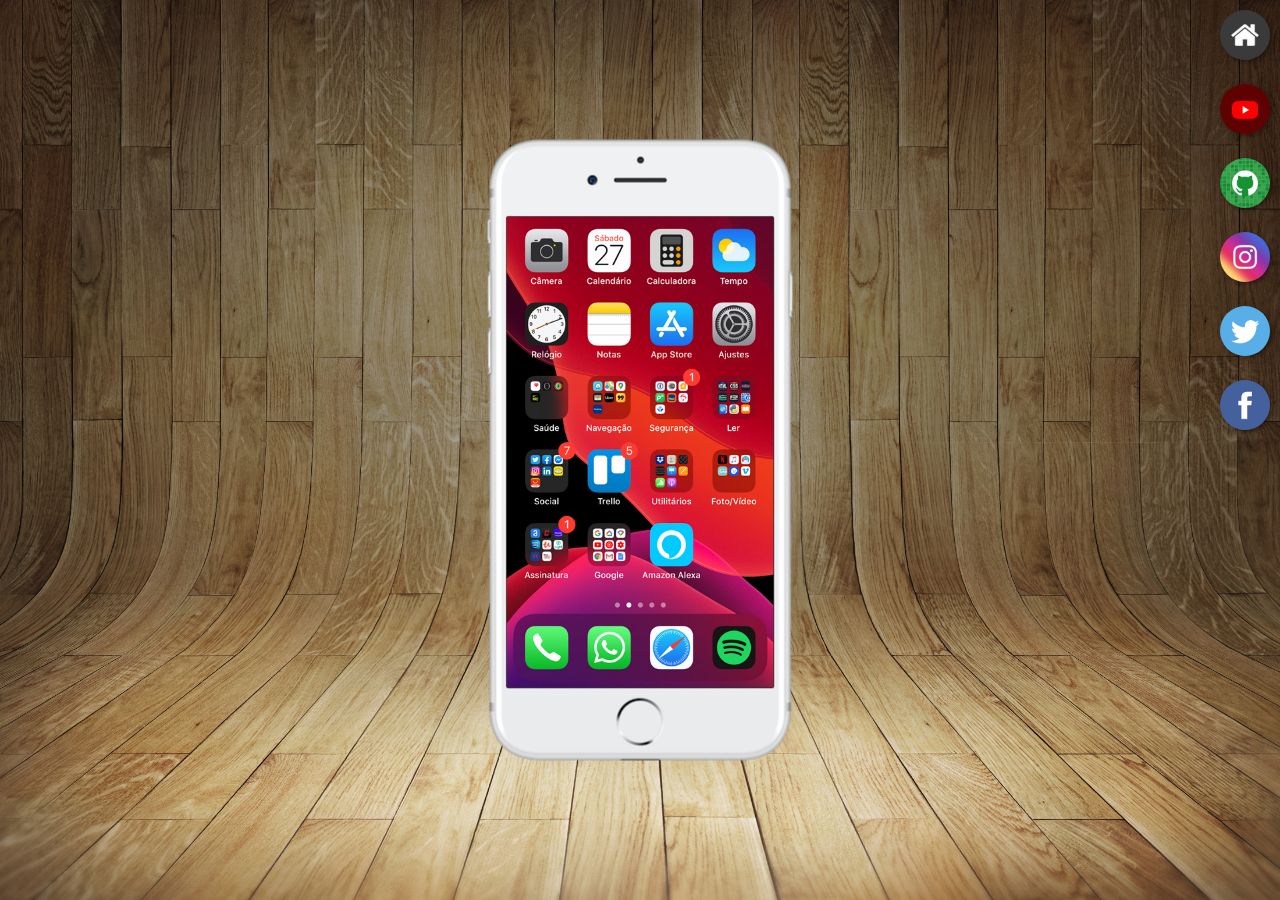
<file: index.html>
<!DOCTYPE html>
<html lang="pt-br">
<head>
    <meta charset="UTF-8">
    <meta http-equiv="X-UA-Compatible" content="IE=edge">
    <meta name="viewport" content="width=device-width, initial-scale=1.0">
    <link rel="shortcut icon" href="favicon.ico" type="image/x-icon">
    <link rel="stylesheet" href="estilos/style.css">
    <title>Projeto Redes Sociais</title>
</head>
<body>
    <main>
        <section id="telefone">
            <iframe src="home.html" name="tela" id="tela" frameborder="0"></iframe>
           
        </section>
        <section id="redes-sociais">
            <a href="home.html" target="tela"><img src="imagens/logo-home.jpg" alt=""></a><br>
            <a href="youtube.html" target="tela"><img src="imagens/logo-youtube.jpg" alt=""></a><br>
            <a href="github.html" target="tela"><img src="imagens/logo-github.jpg" alt=""></a><br>
            <a href="instagram.html" target="tela"><img src="imagens/logo-instagram.jpg" alt=""></a><br>
            <a href="twitter.html" target="tela"><img src="imagens/logo-twitter.jpg" alt=""></a><br>
            <a href="facebook.html" target="tela"><img src="imagens/logo-facebook.jpg" alt=""></a>
        </section>
    </main>
</body>
</html>
</file>
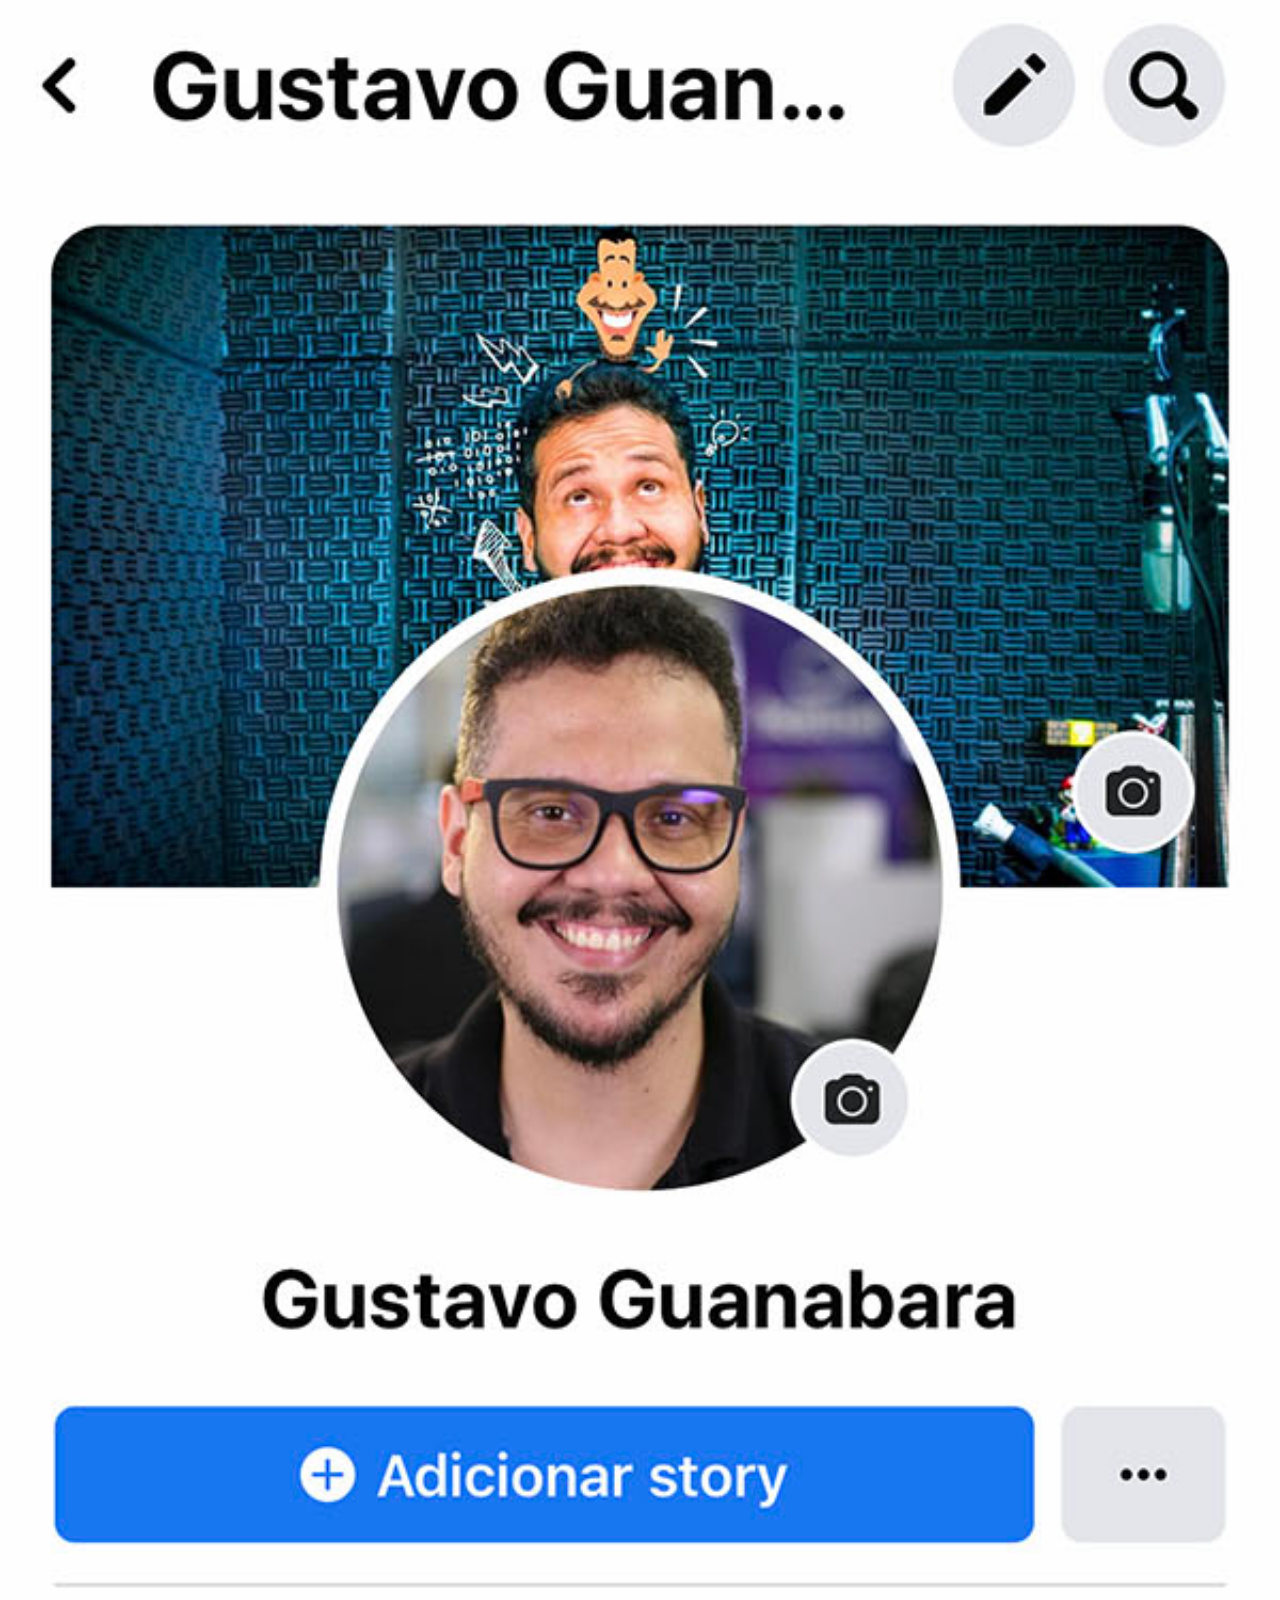
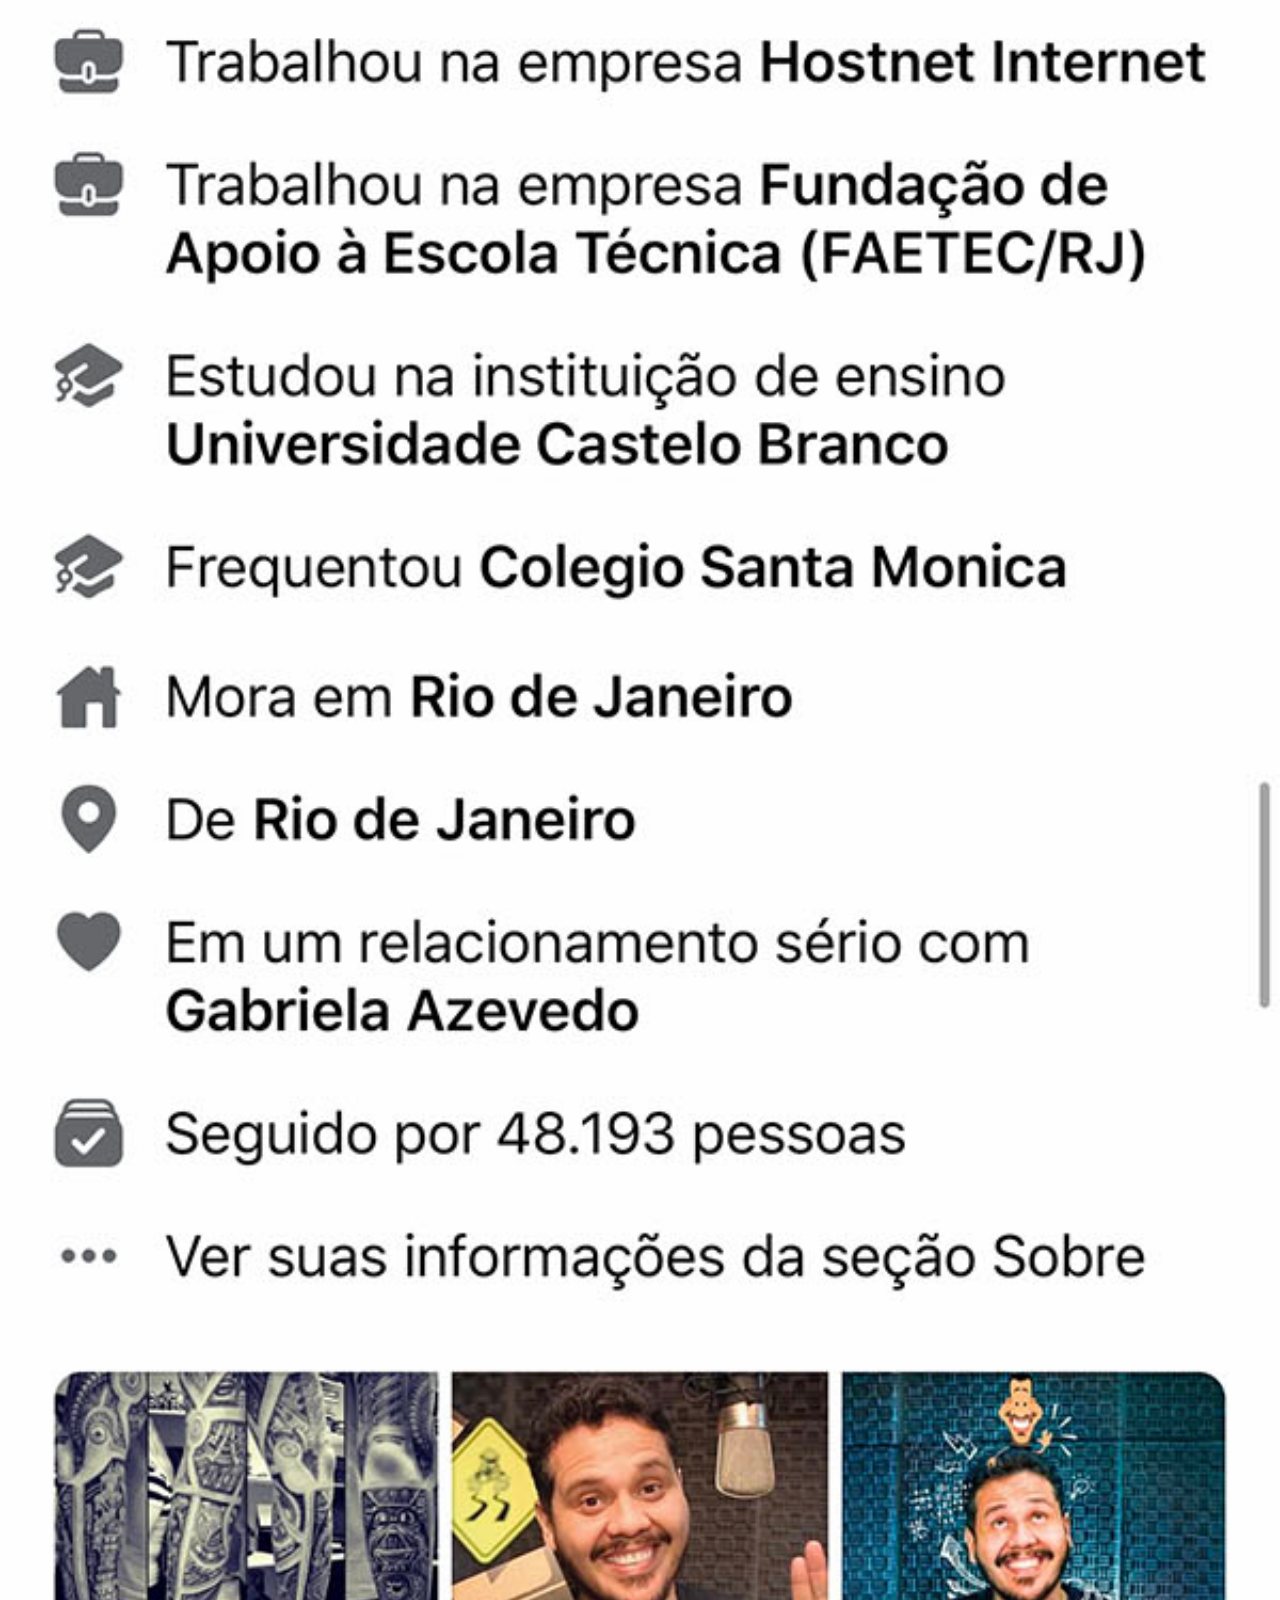
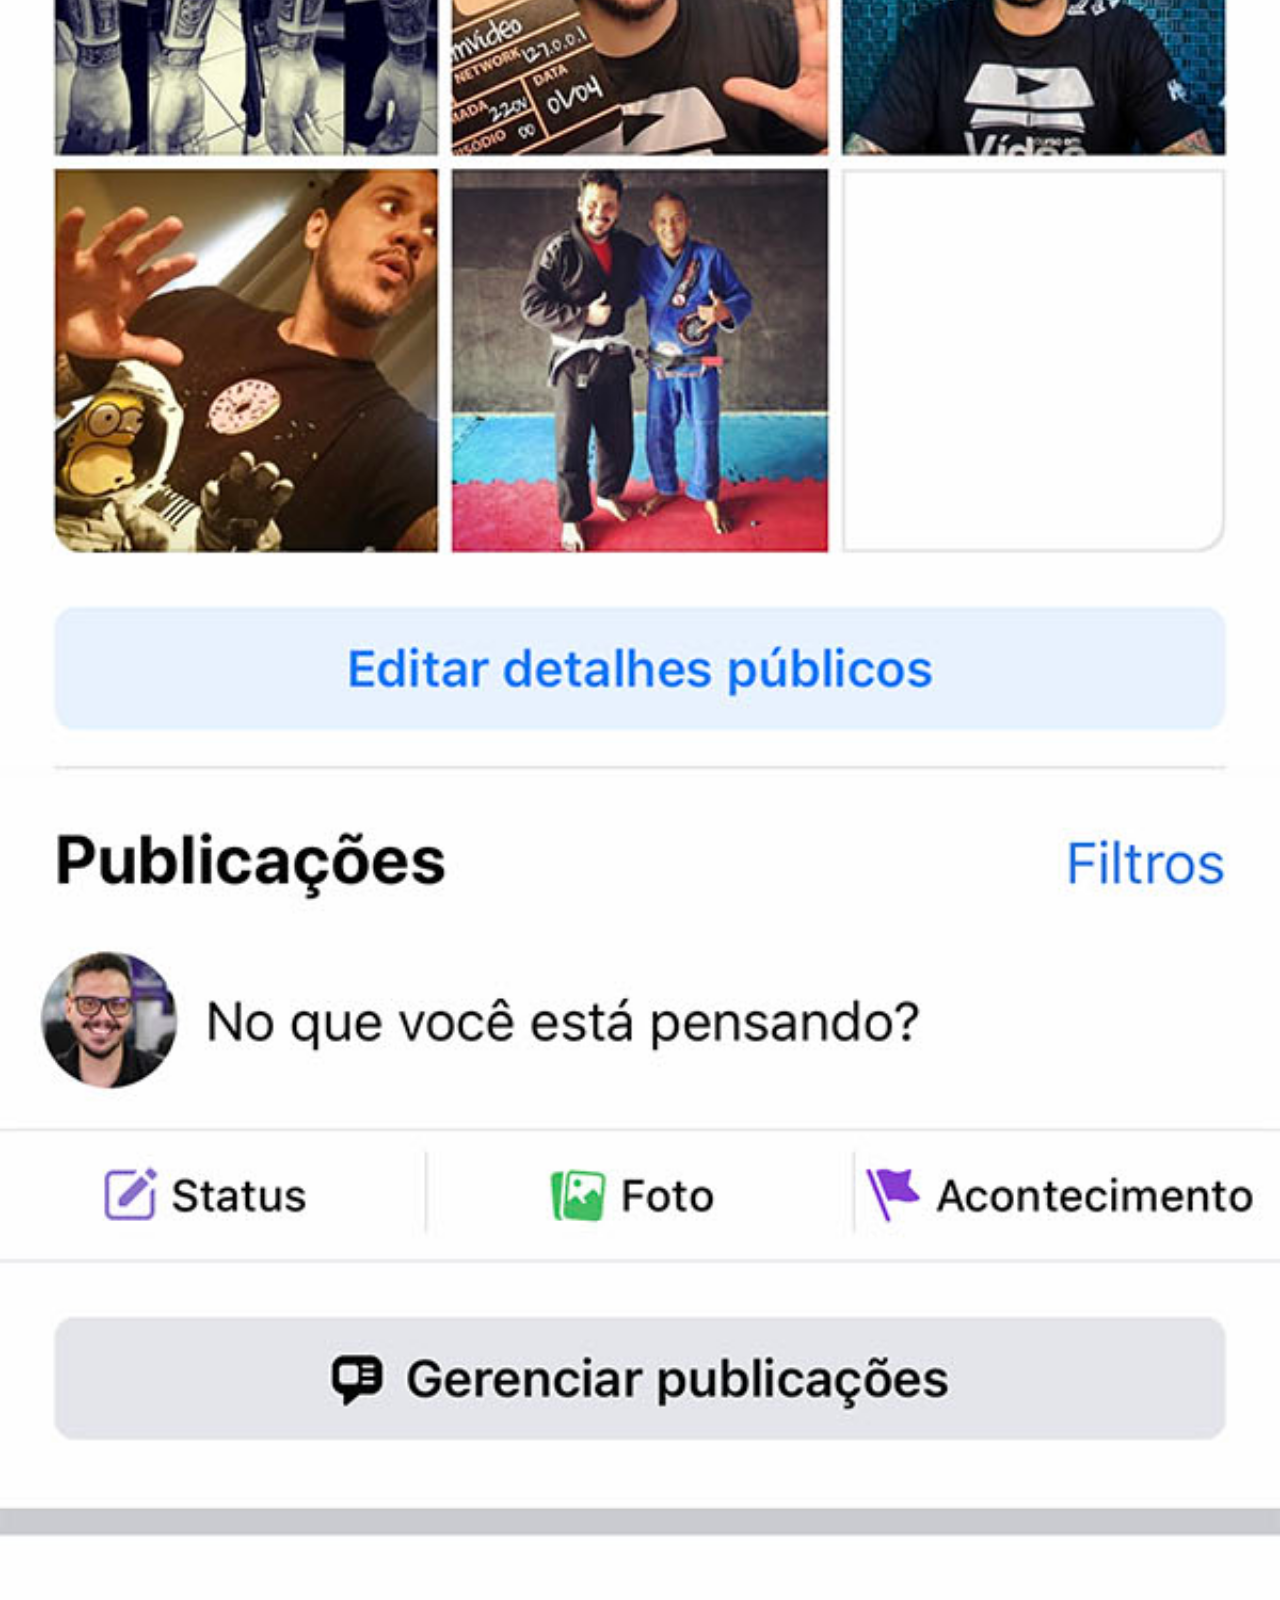
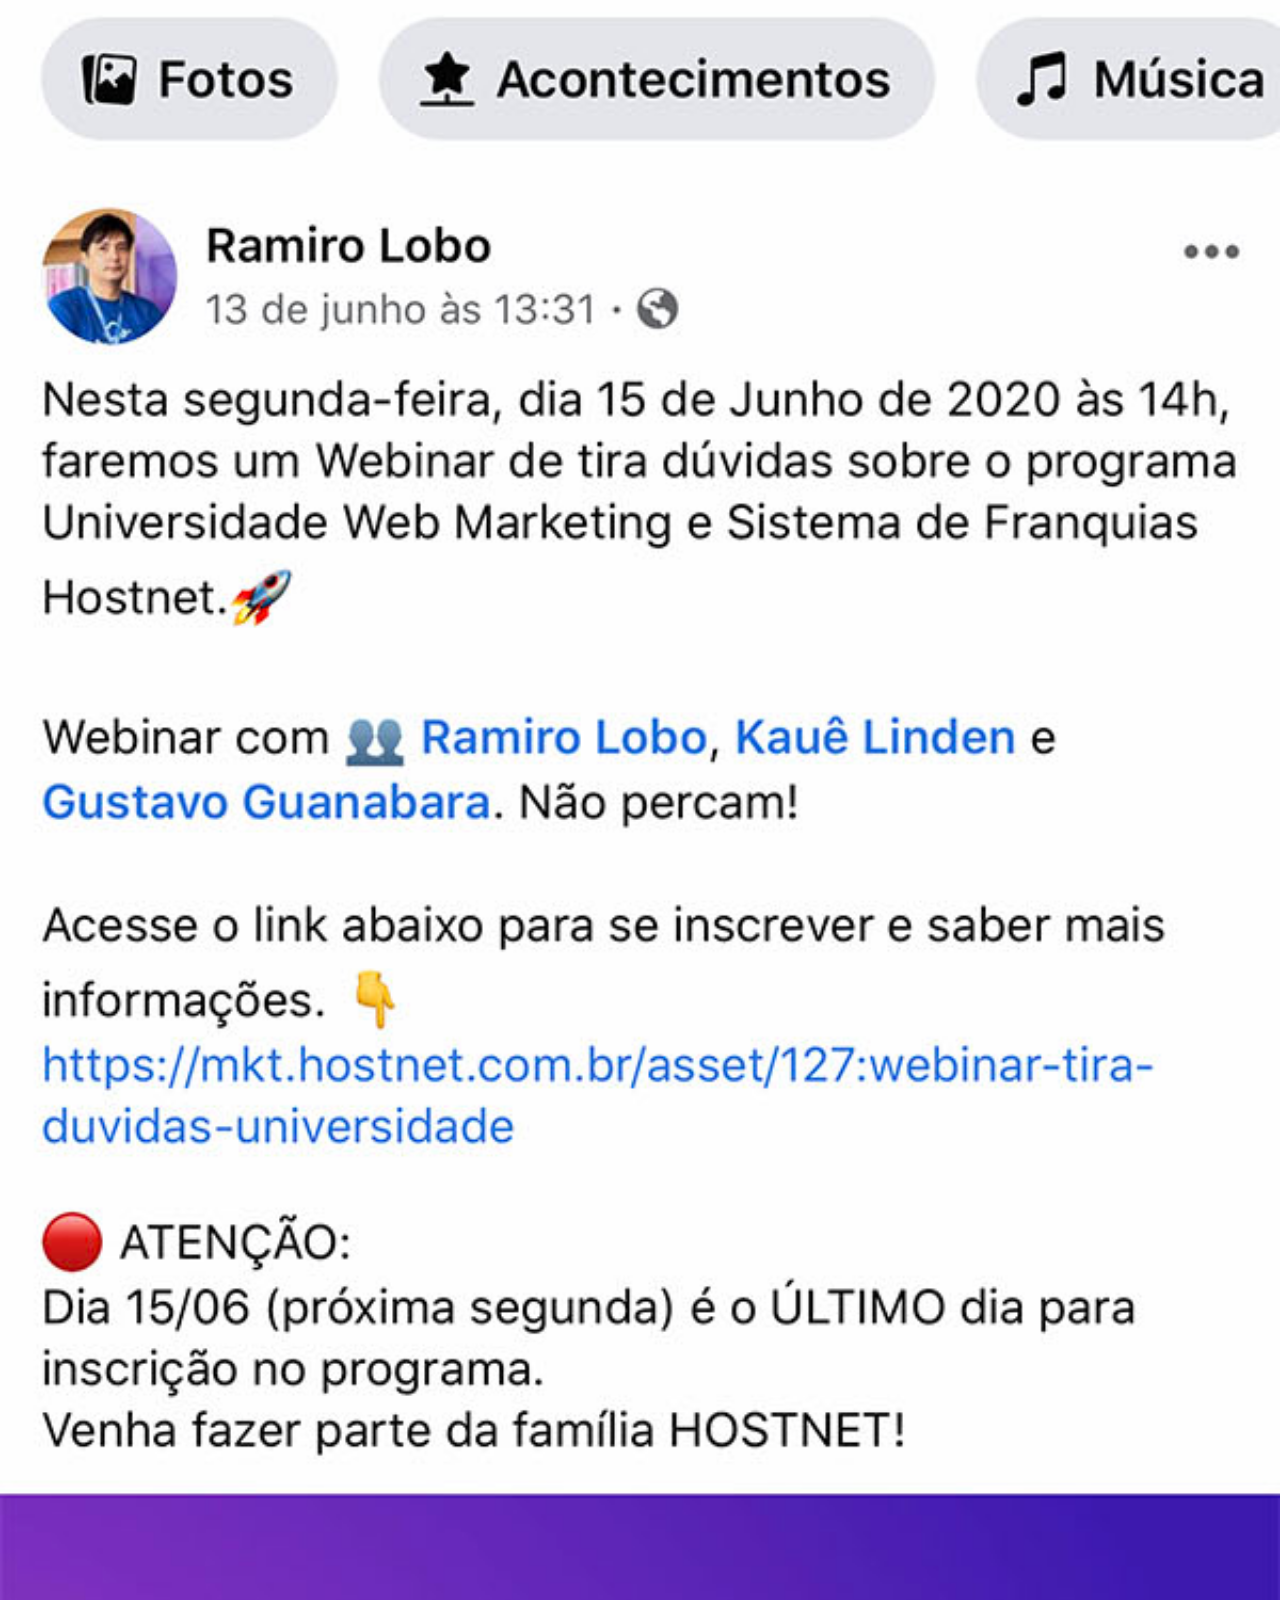
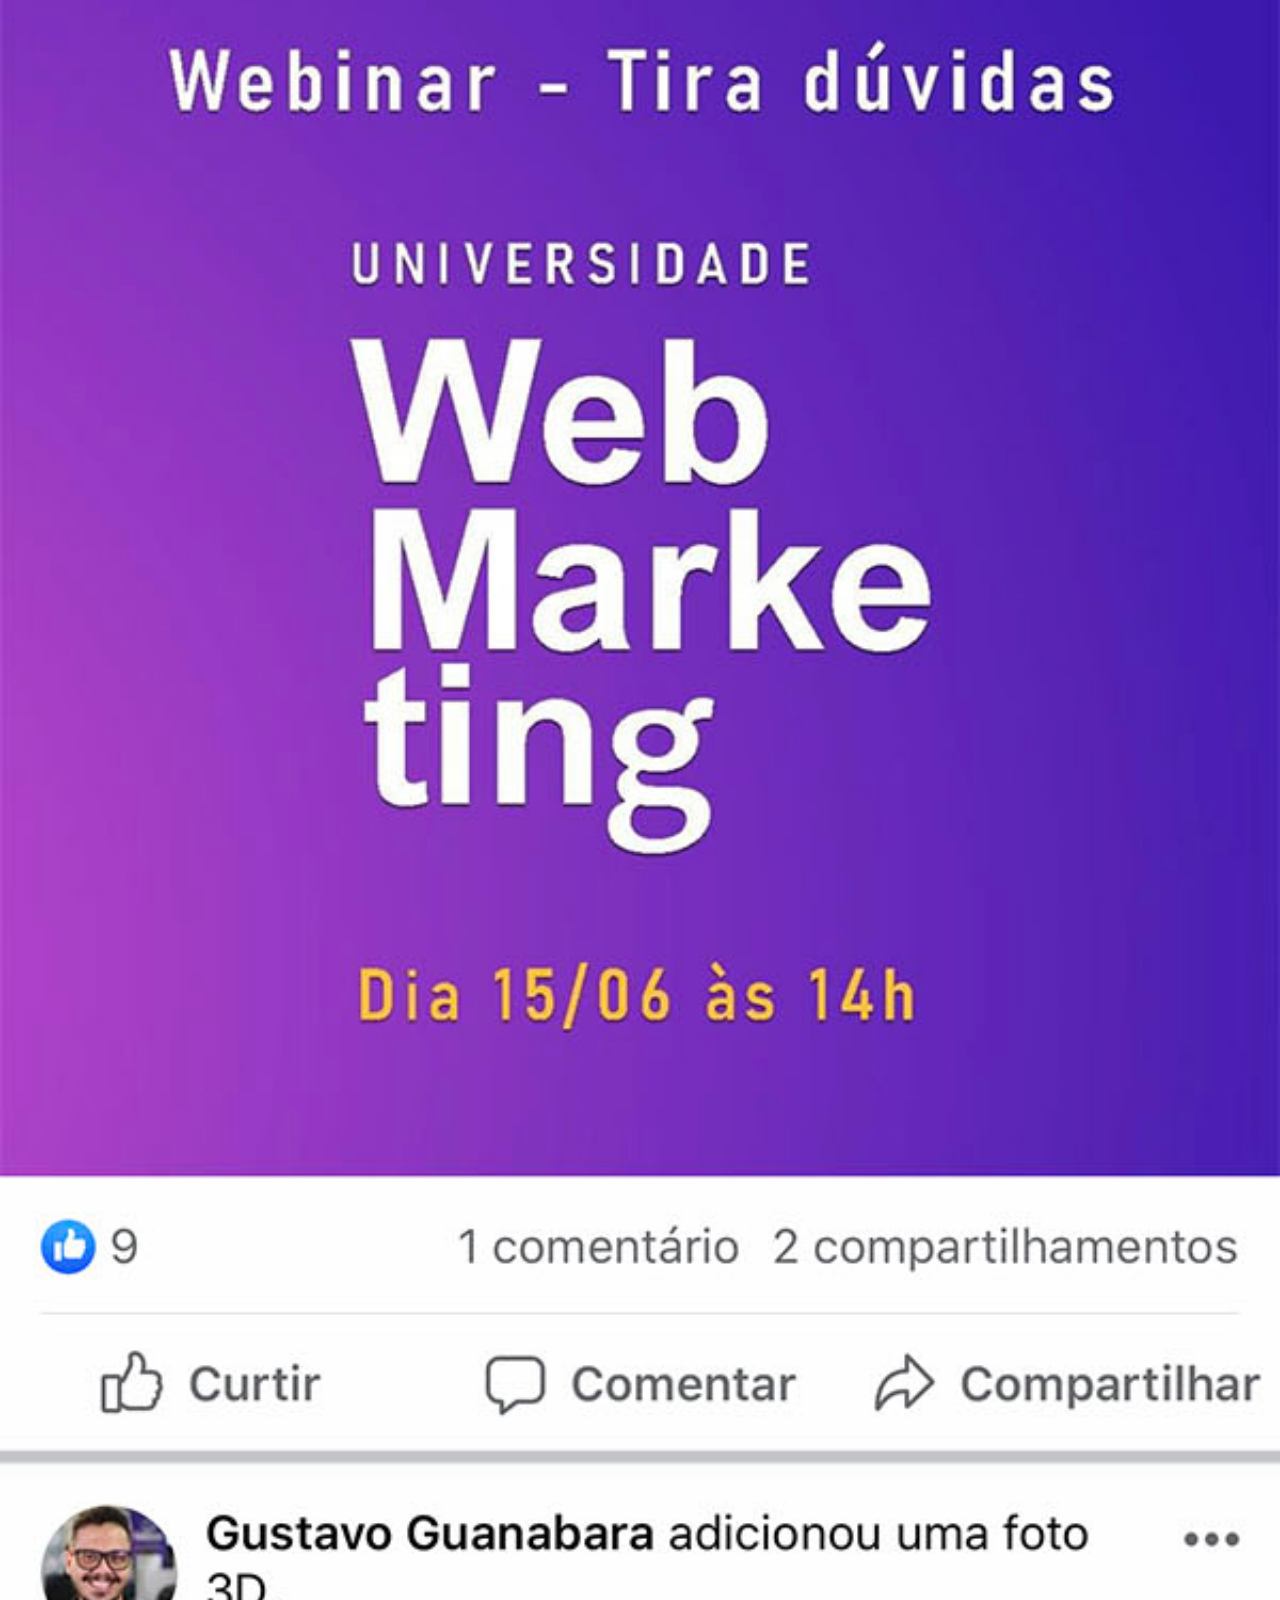
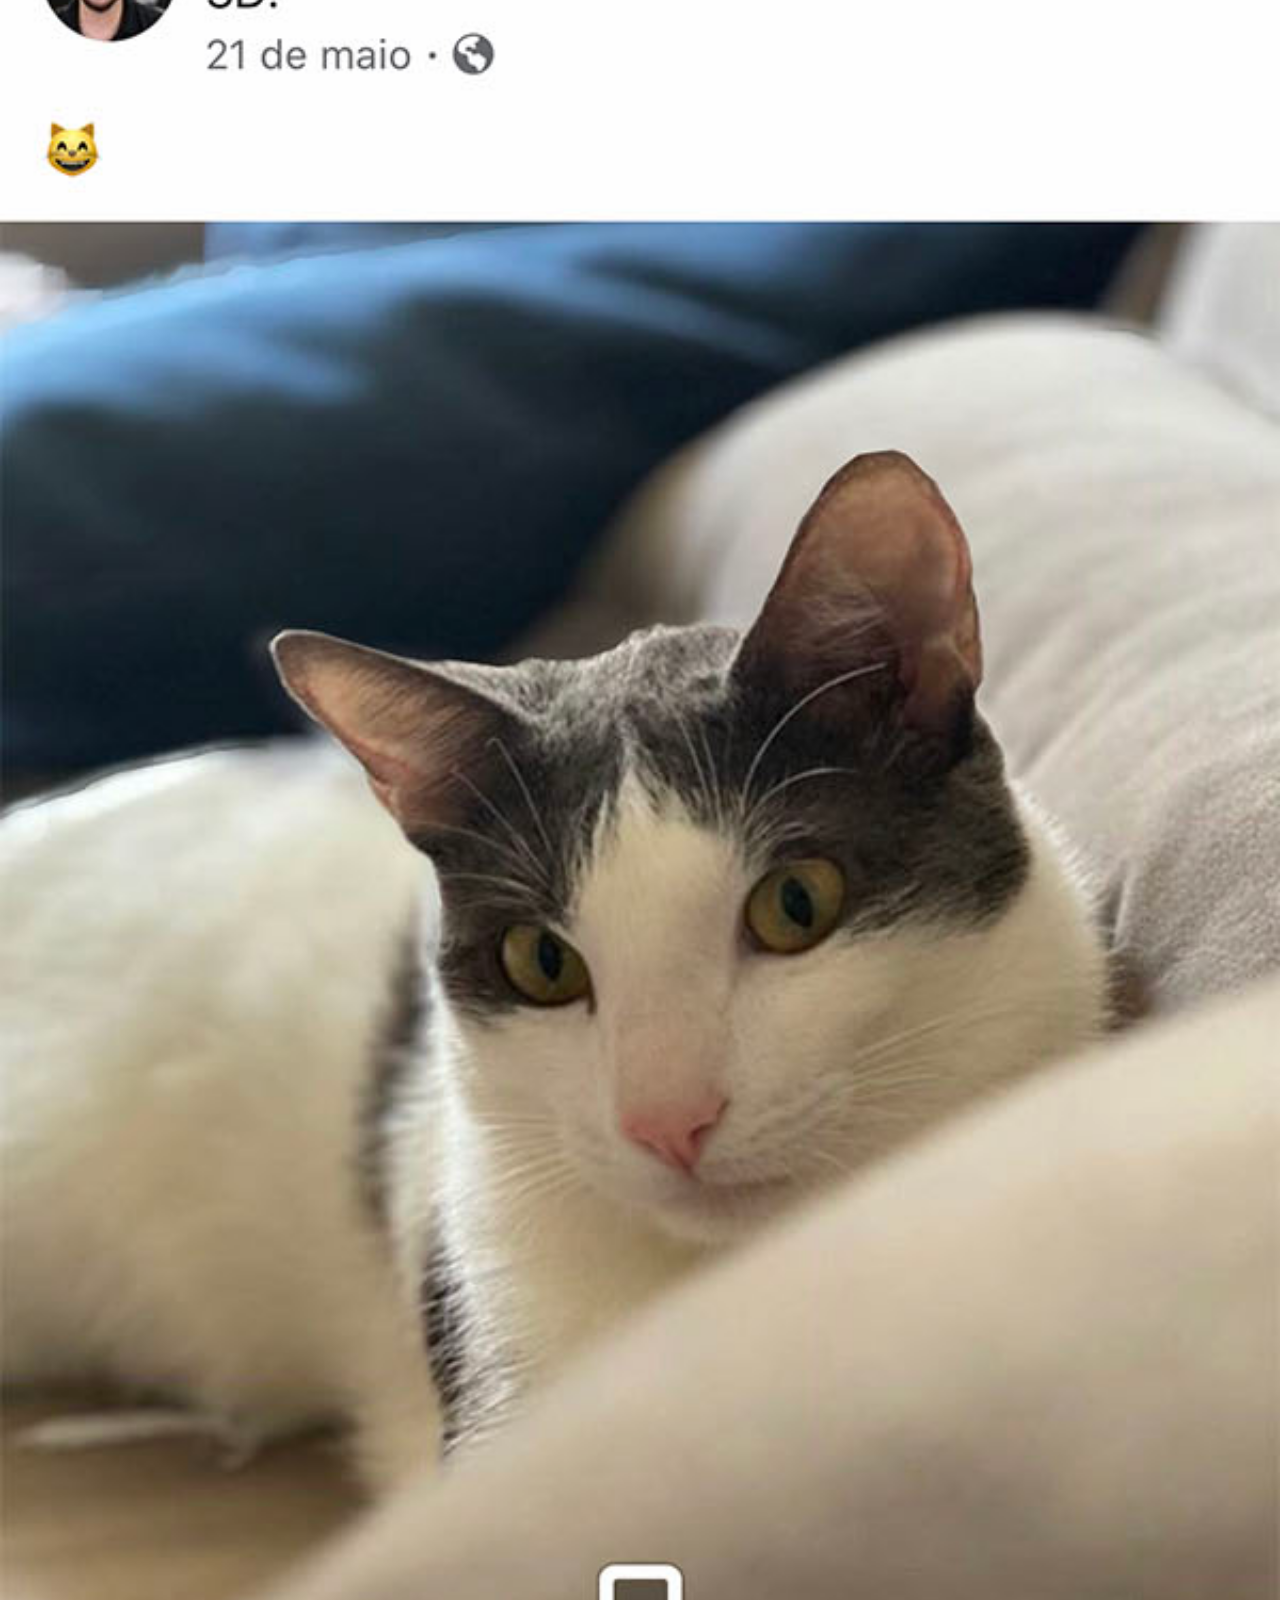
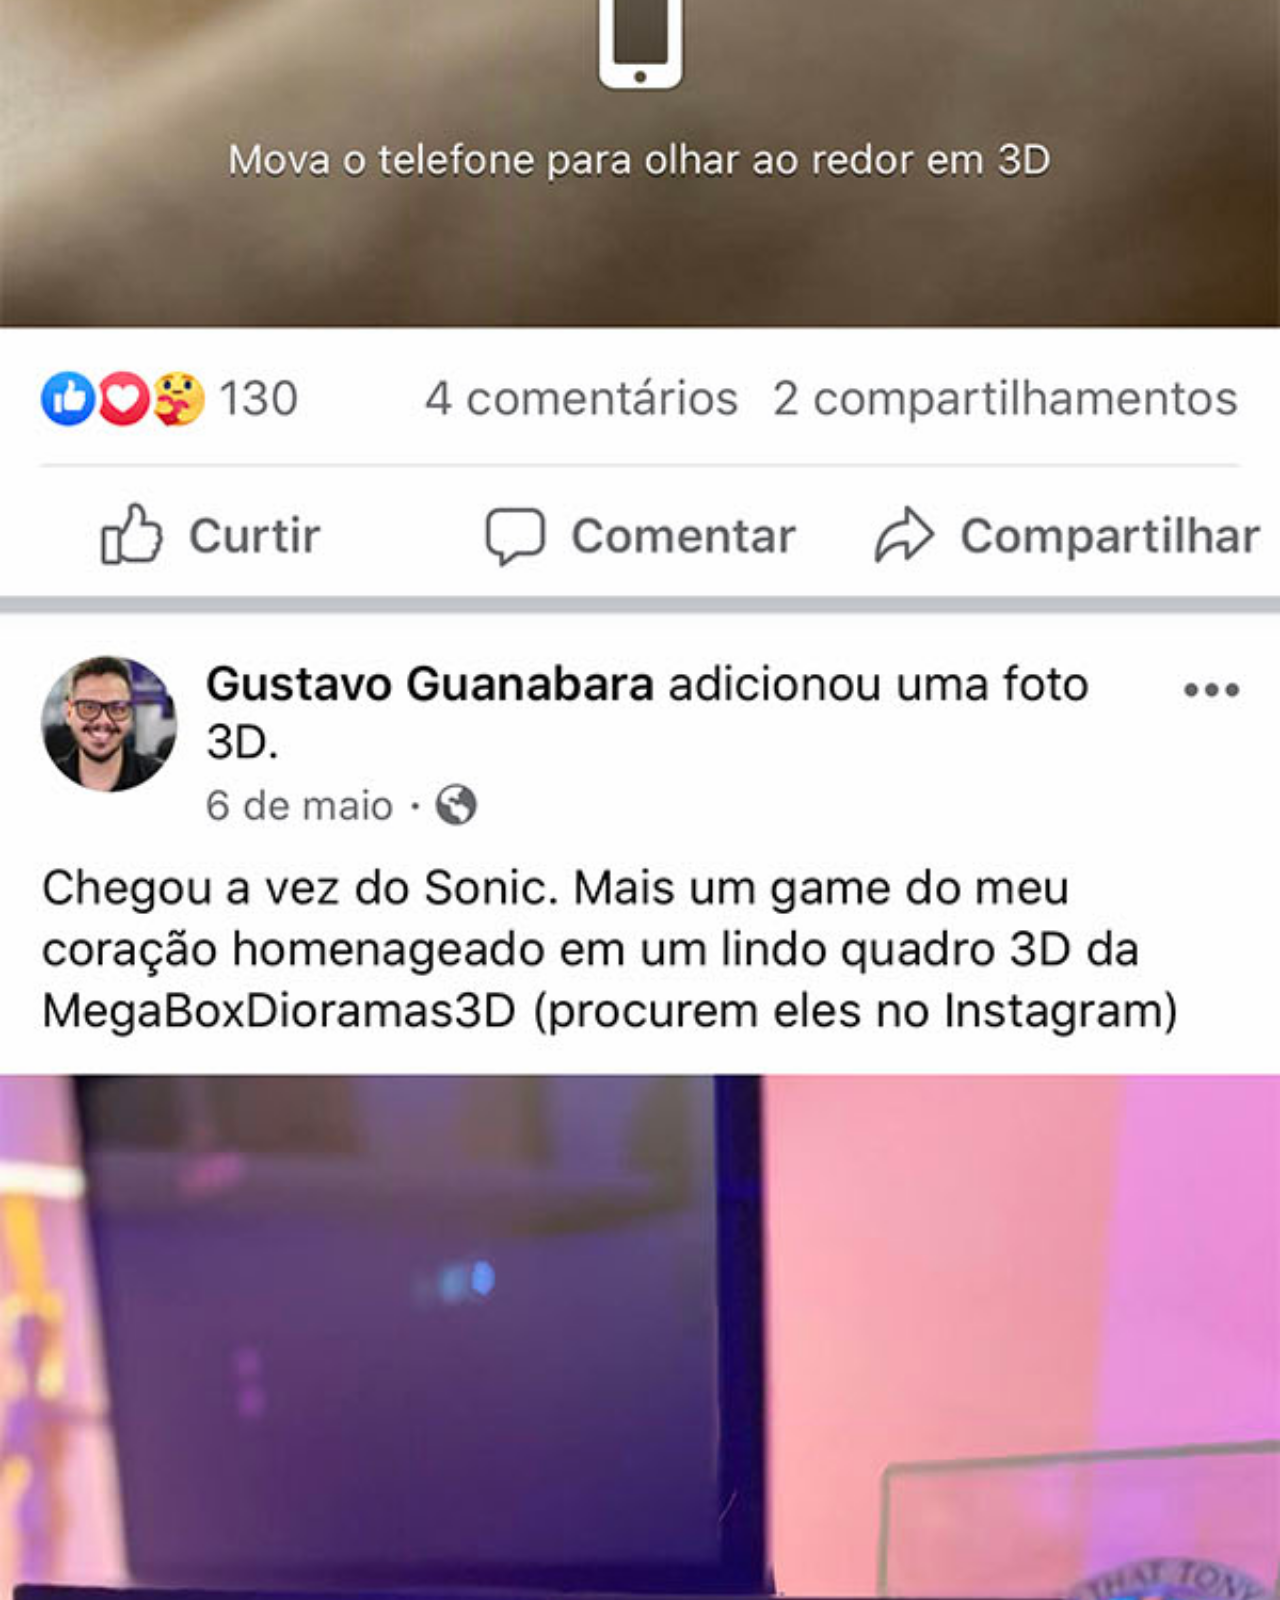
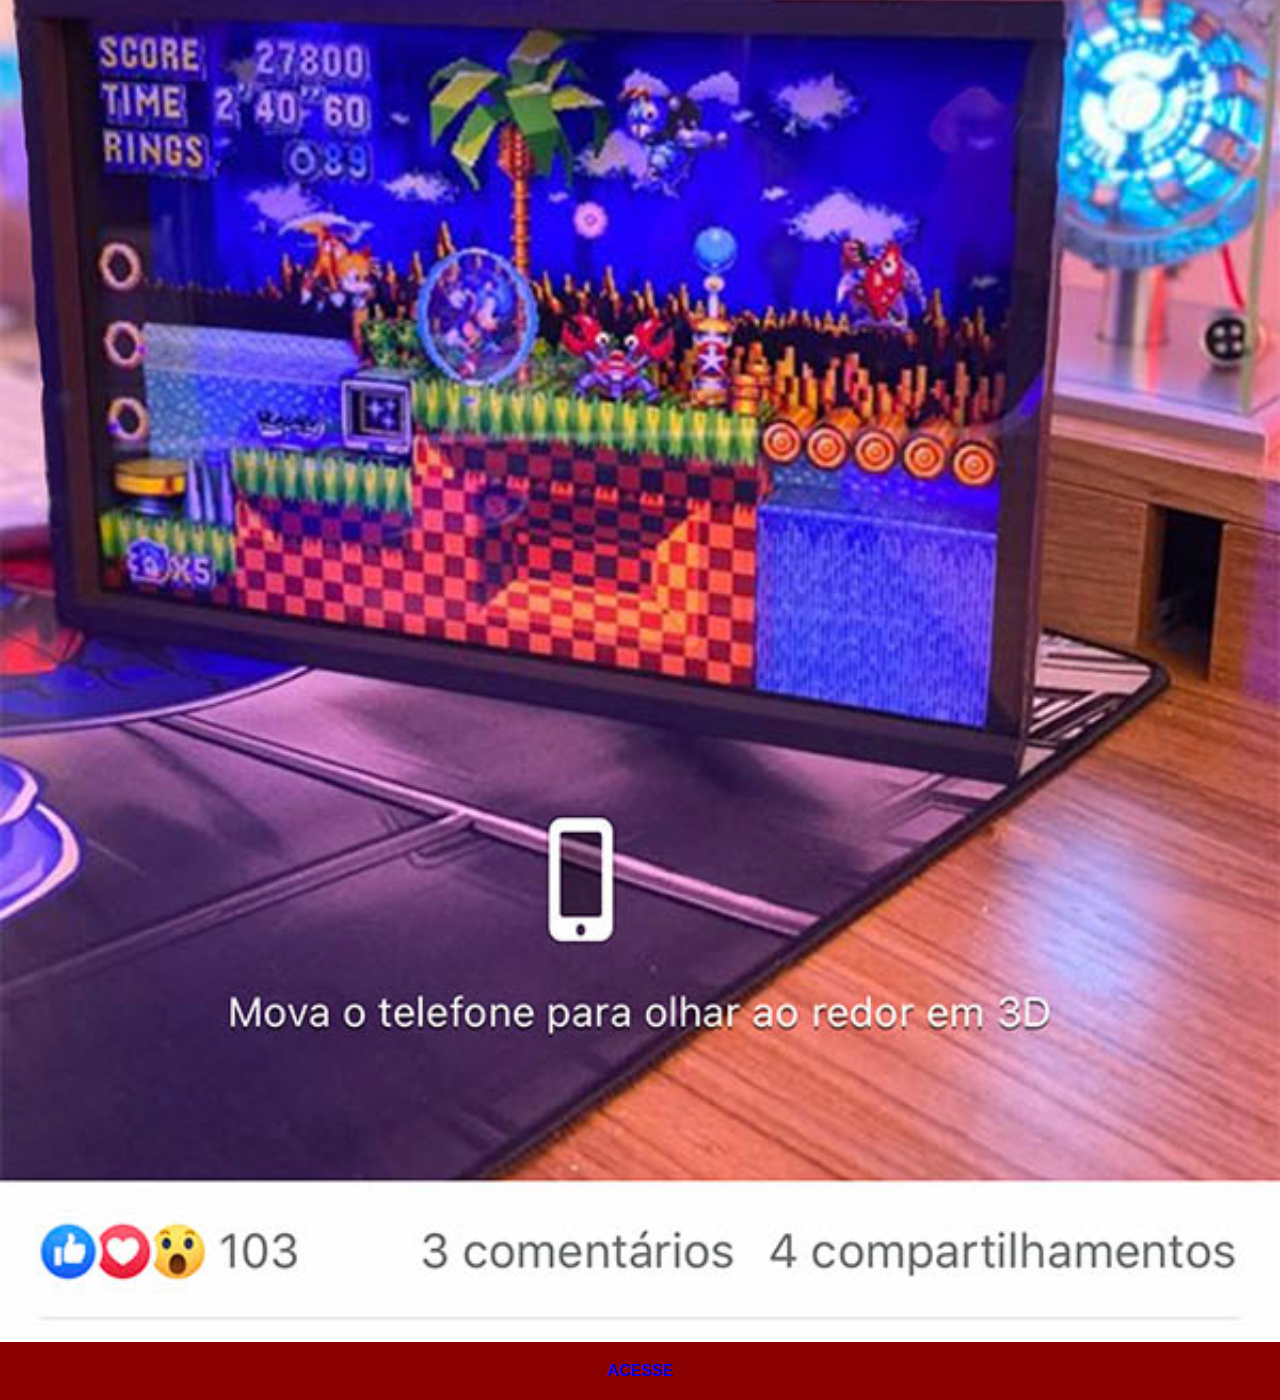
<file: facebook.html>
<!DOCTYPE html>
<html lang="pt-br">
<head>
    <meta charset="UTF-8">
    <meta http-equiv="X-UA-Compatible" content="IE=edge">
    <meta name="viewport" content="width=device-width, initial-scale=1.0">
    <title>Facebook</title>
    <link rel="stylesheet" href="estilos/social.css">
</head>
<body>
    <img src="imagens/tela-facebook.jpg" alt="Facebook">
    <a href="https://web.facebook.com/?_rdc=1&_rdr" target="_blank">ACESSE</a>
</body>
</html>
</file>
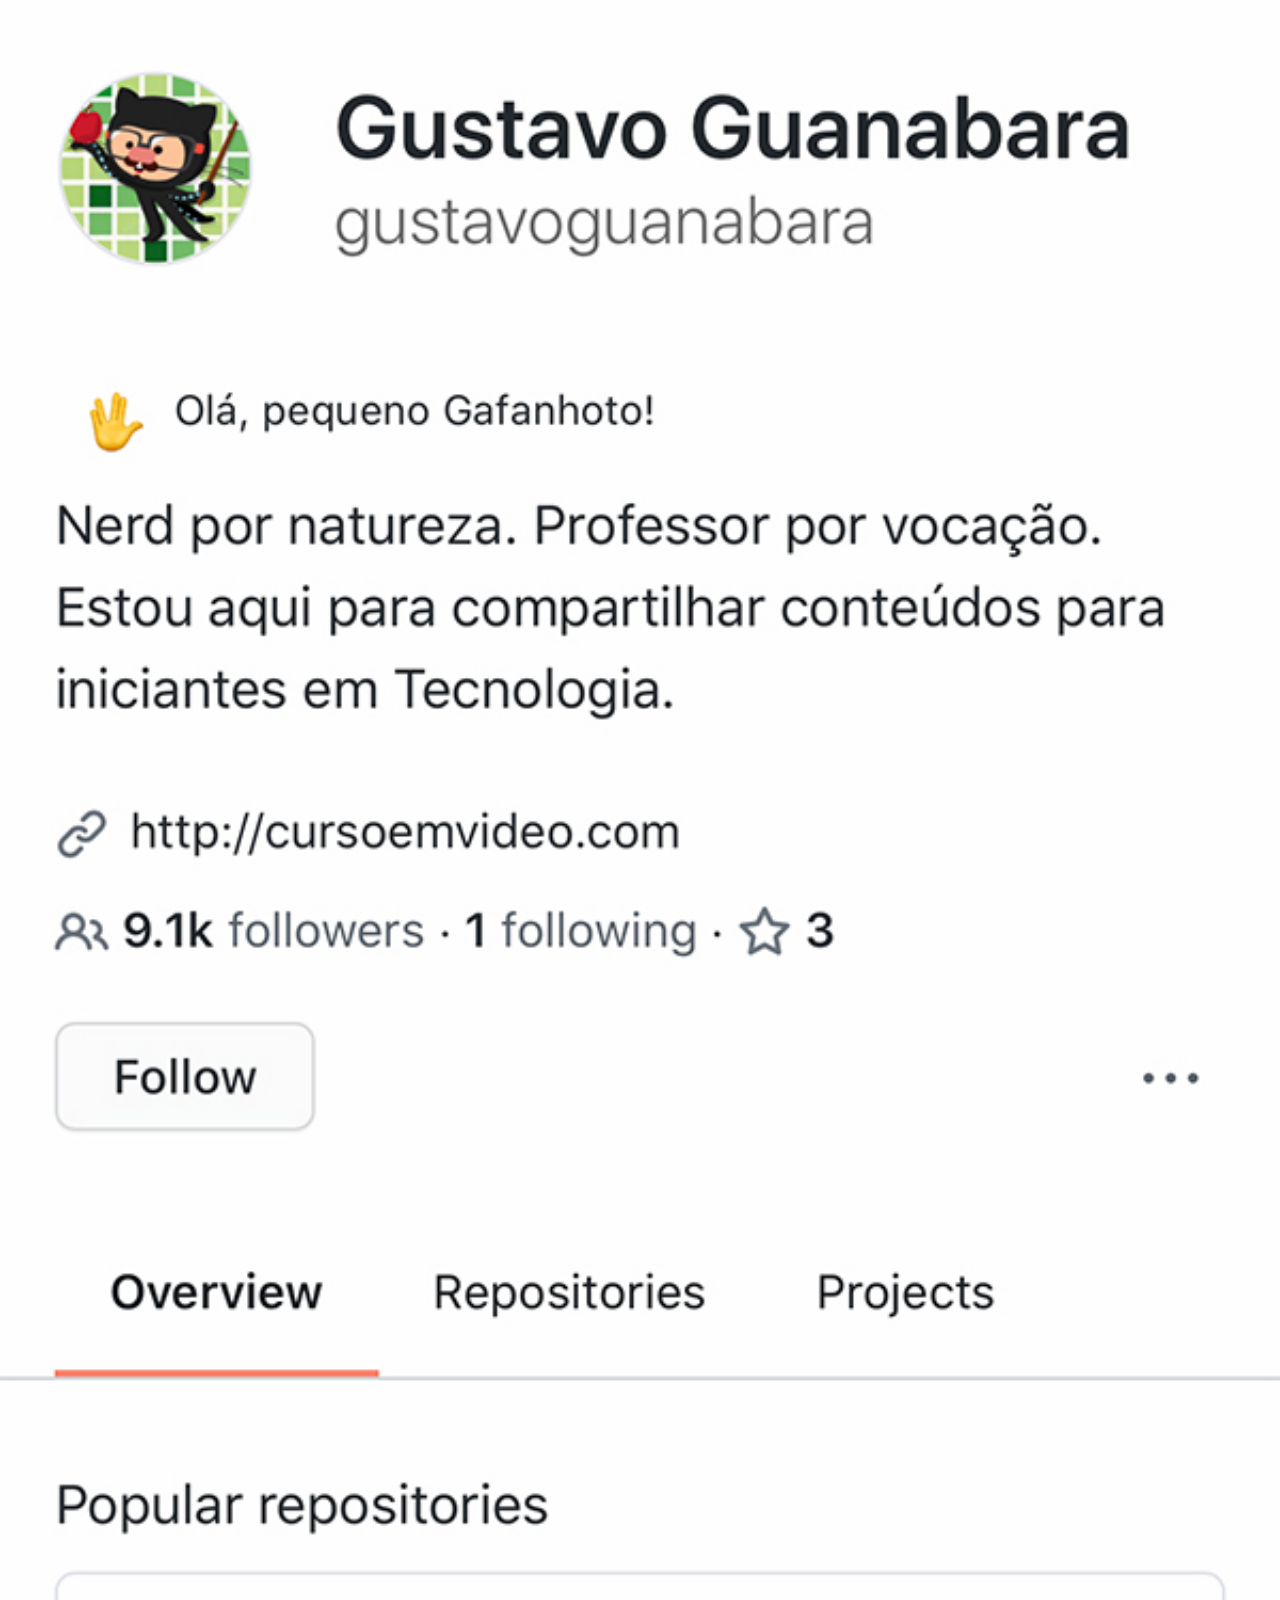
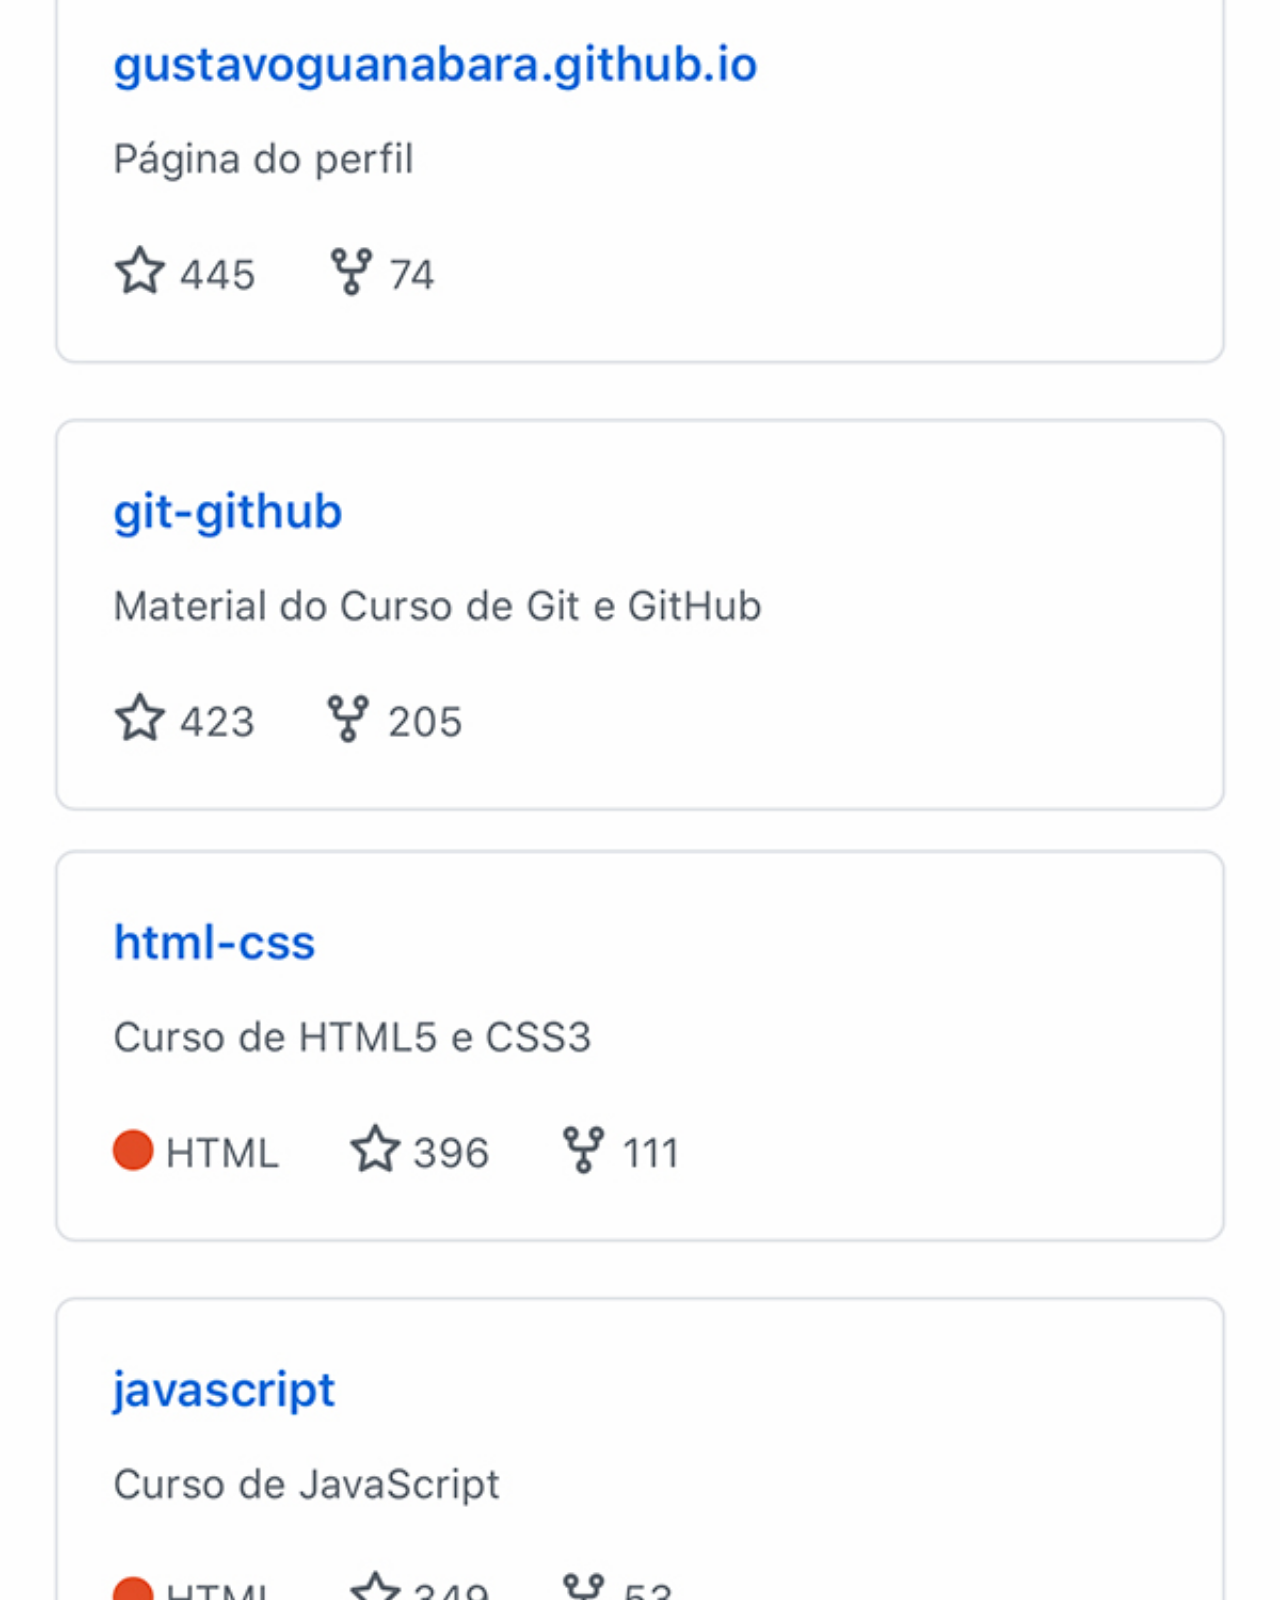
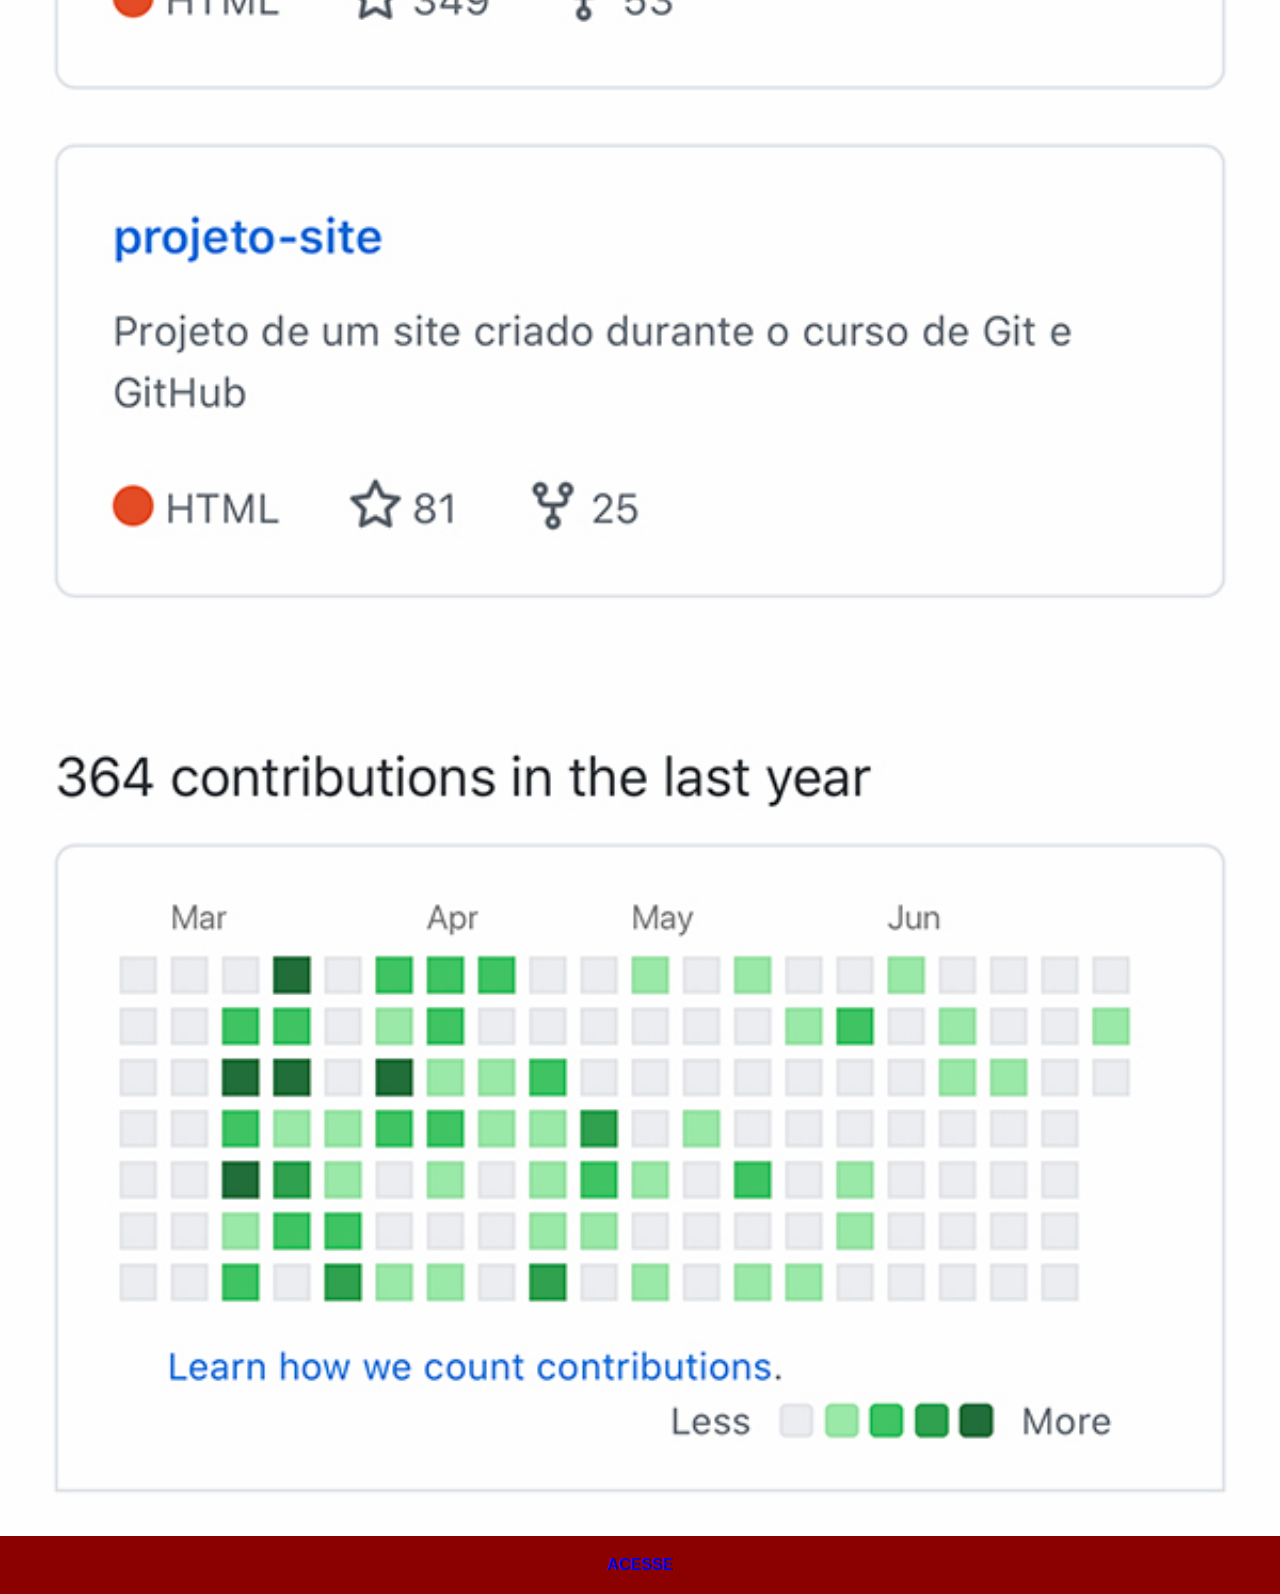
<file: github.html>
<!DOCTYPE html>
<html lang="pt-br">
<head>
    <meta charset="UTF-8">
    <meta http-equiv="X-UA-Compatible" content="IE=edge">
    <meta name="viewport" content="width=device-width, initial-scale=1.0">
    <title>Gituhub</title>
    <link rel="stylesheet" href="estilos/social.css">
</head>
<body>
    <img src="imagens/tela-github.jpg" alt="Github">
    <a href="https://github.com/IrvingPaim" target="_blank">ACESSE</a>
</body>
</html>
</file>
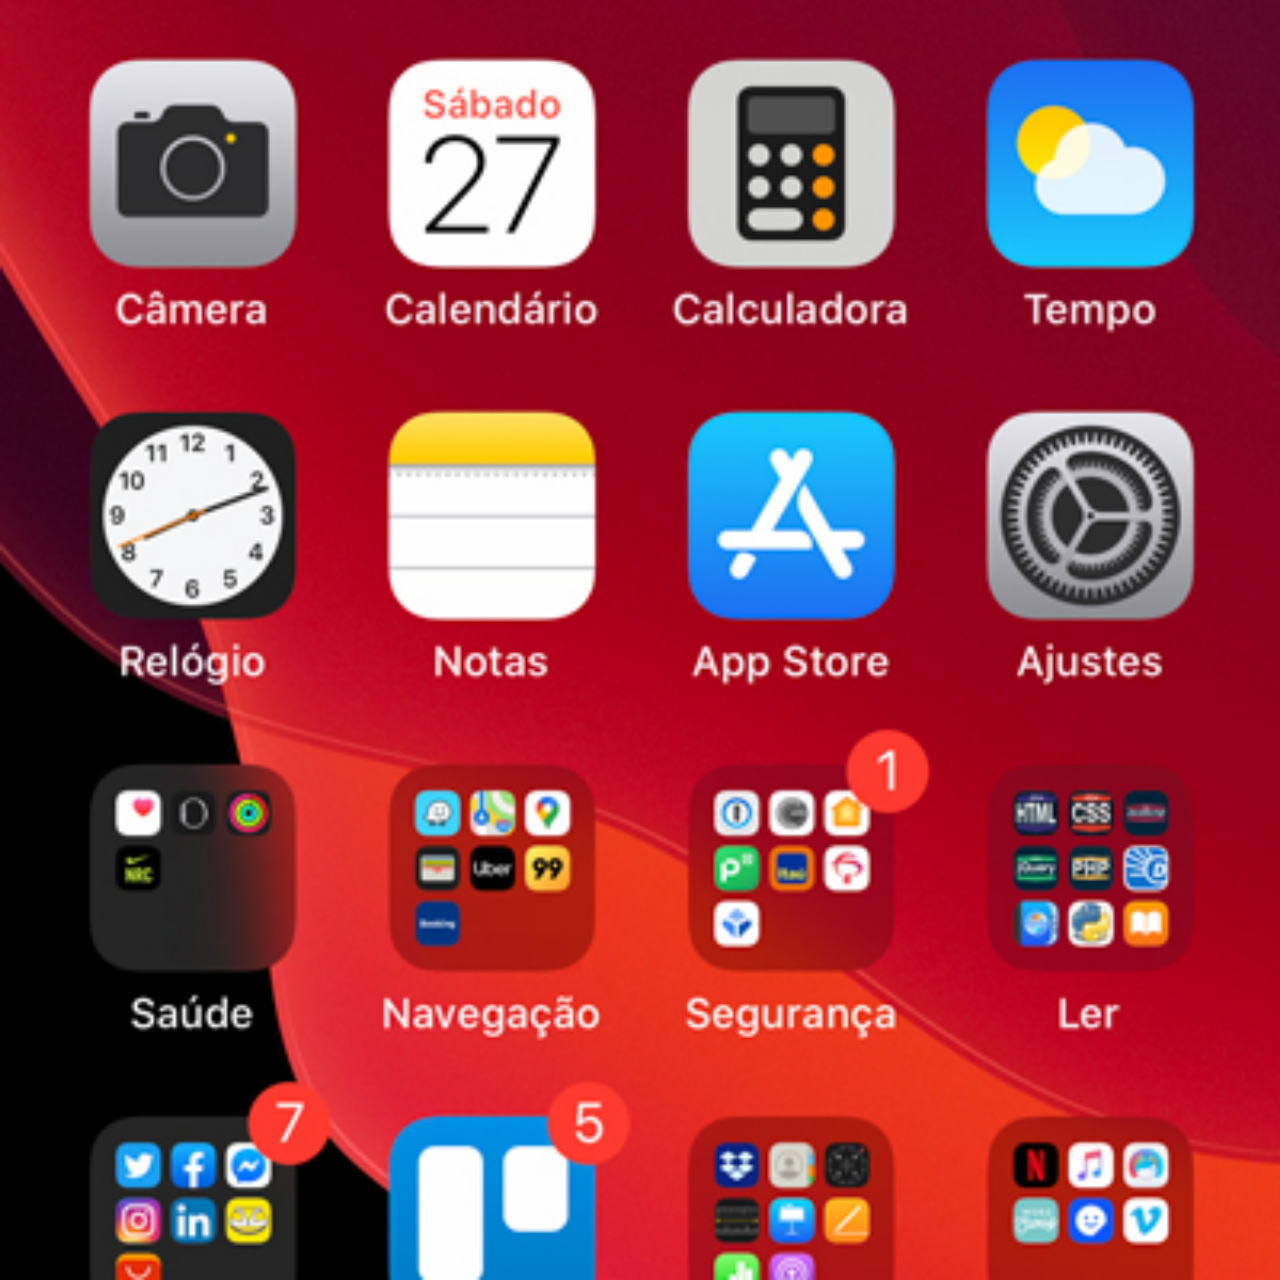
<file: home.html>
<!DOCTYPE html>
<html lang="pt-br">
<head>
    <meta charset="UTF-8">
    <meta http-equiv="X-UA-Compatible" content="IE=edge">
    <meta name="viewport" content="width=device-width, initial-scale=1.0">
    <title>Home</title>
    <style>
        * {
            margin: 0px;
            padding: 0px;
        }
        body {
            width: 100vw;
            height: 100vw;
            background: black url('imagens/tela-home.jpg') no-repeat top center;
            background-size: cover;
        }
    </style>
</head>
<body>
    
</body>
</html>
</file>
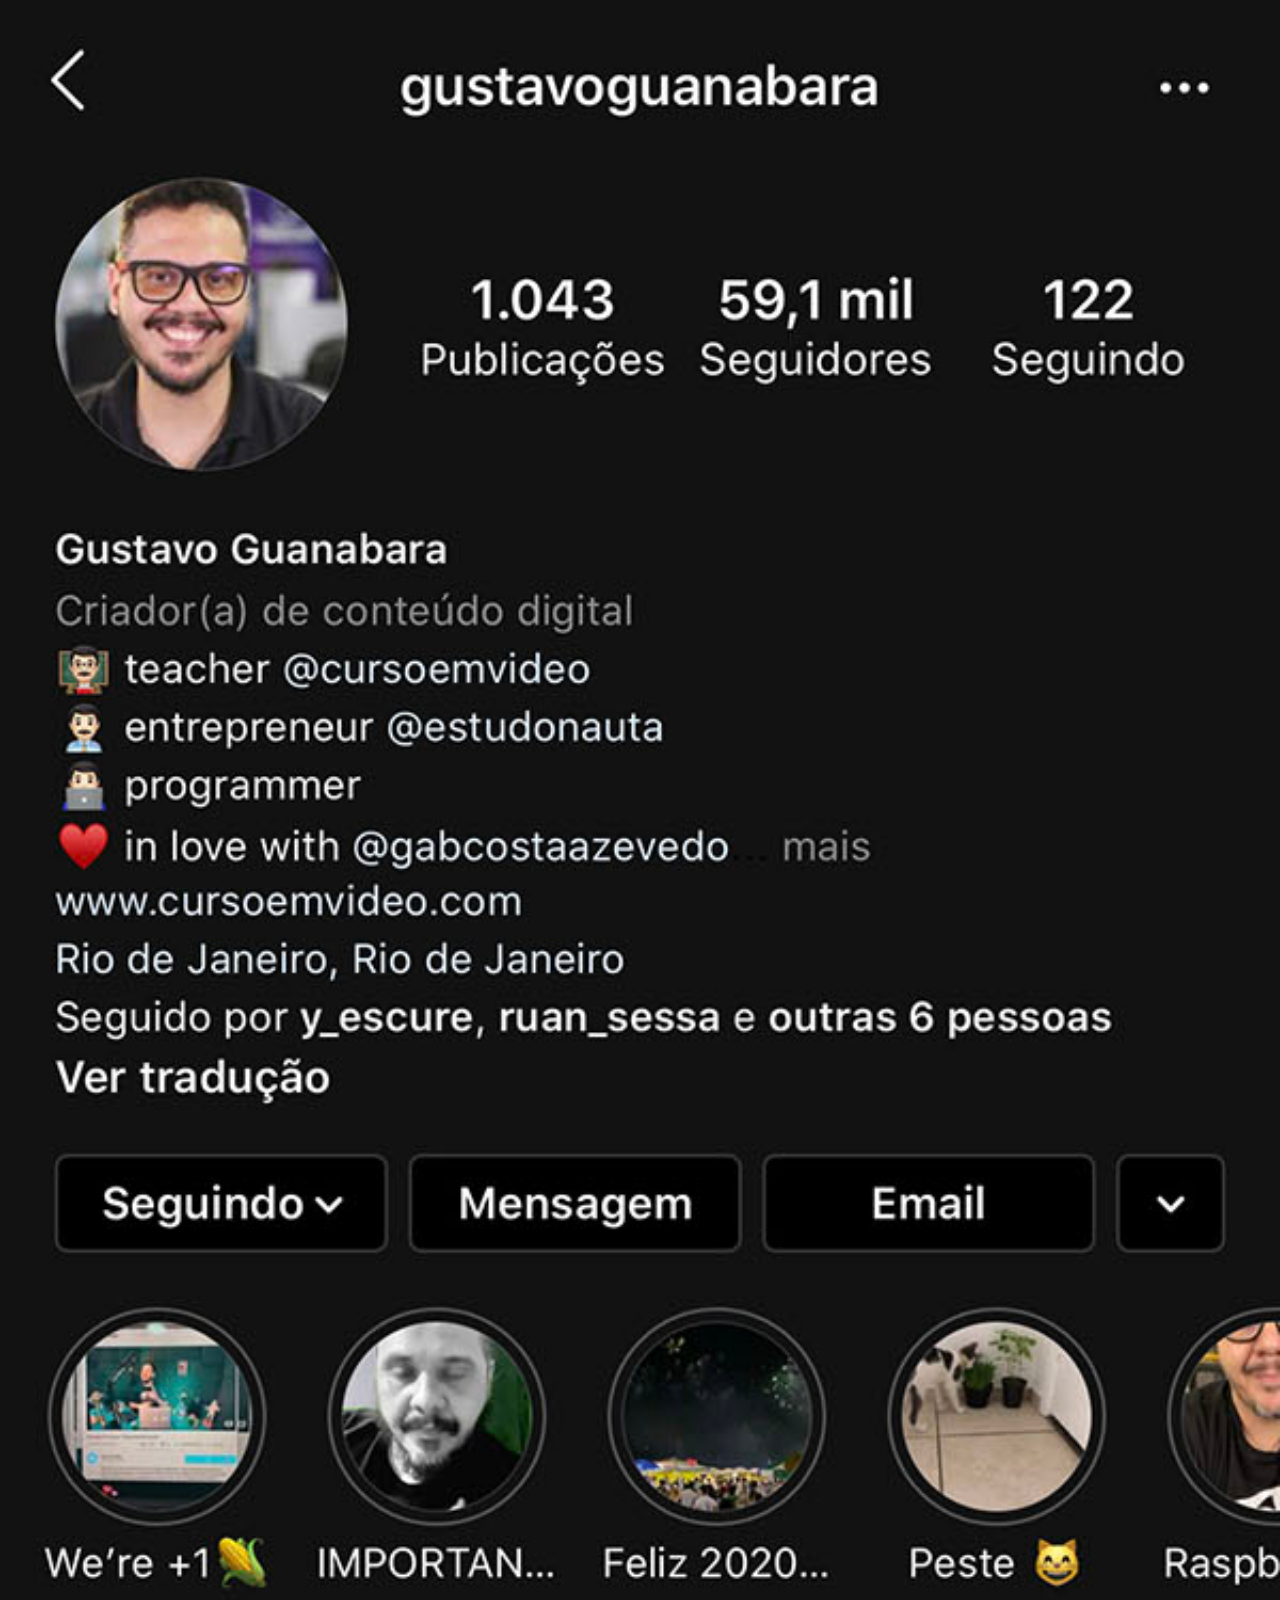
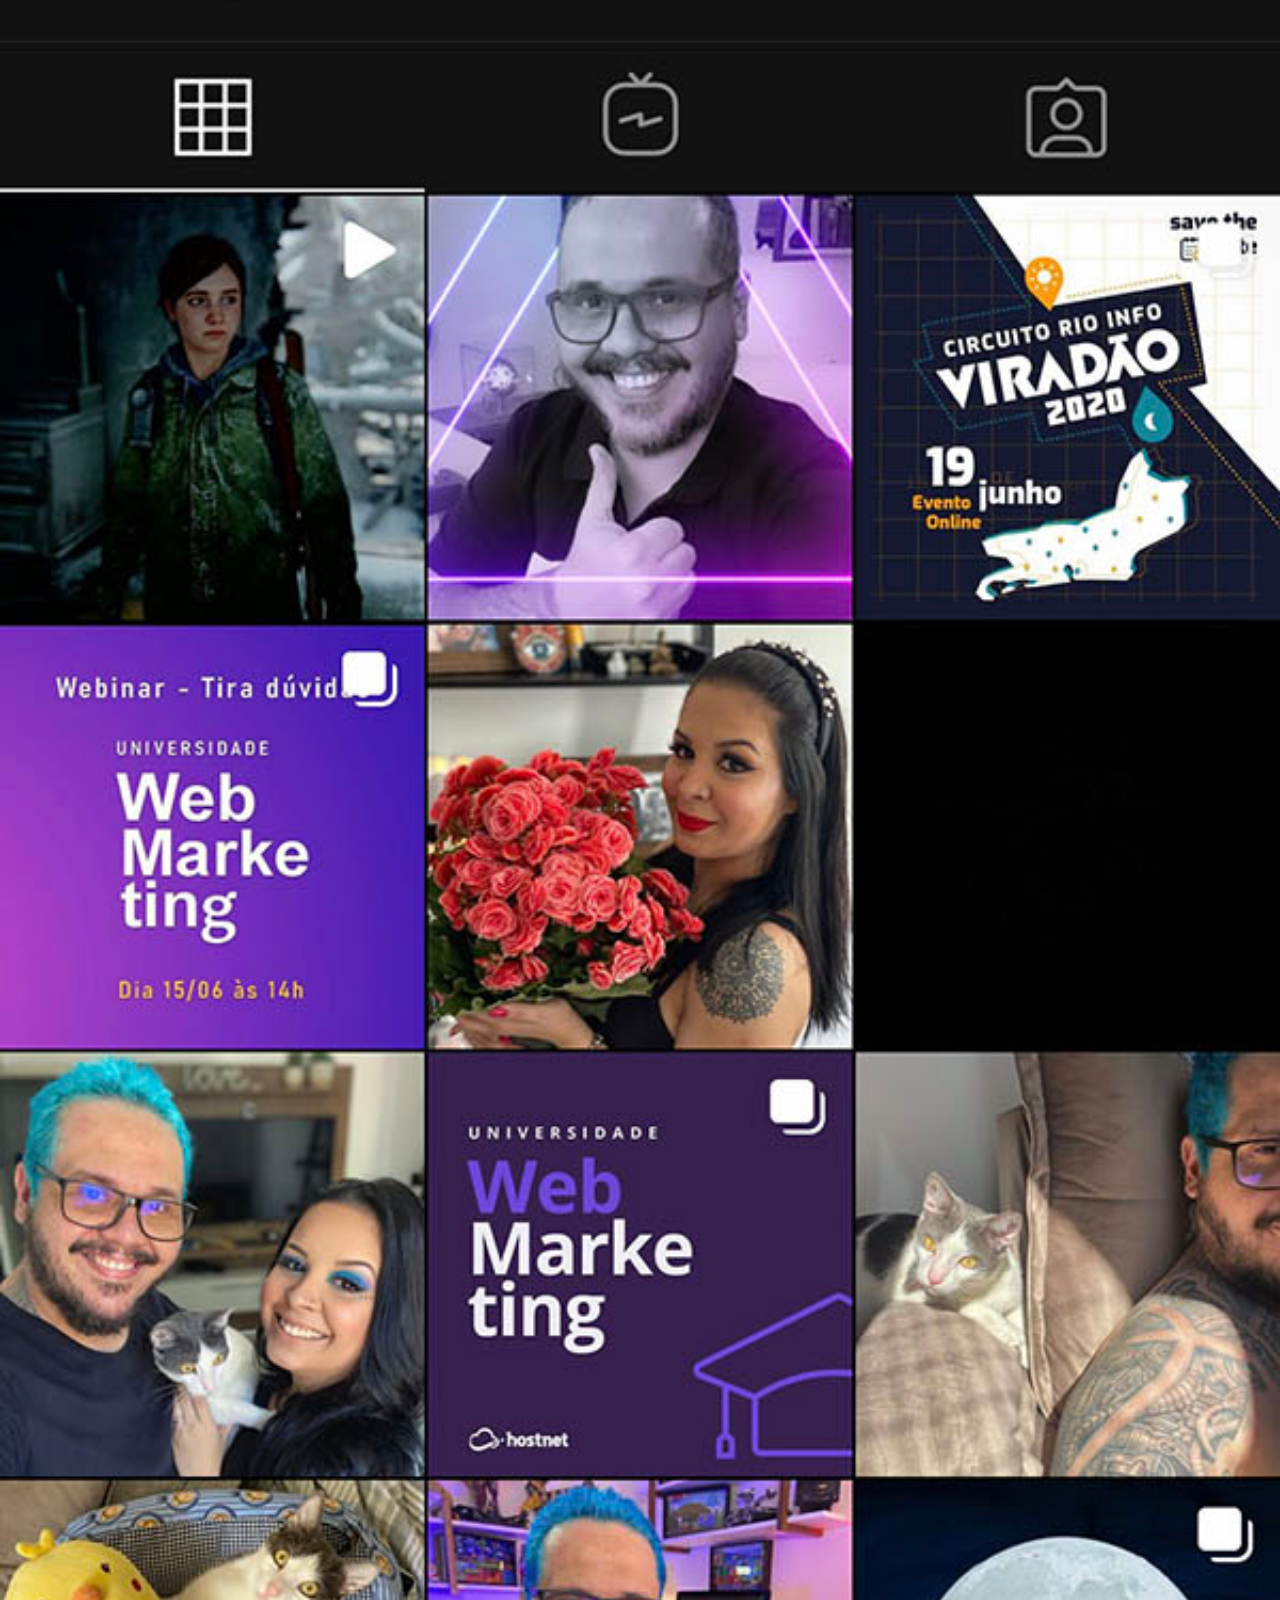
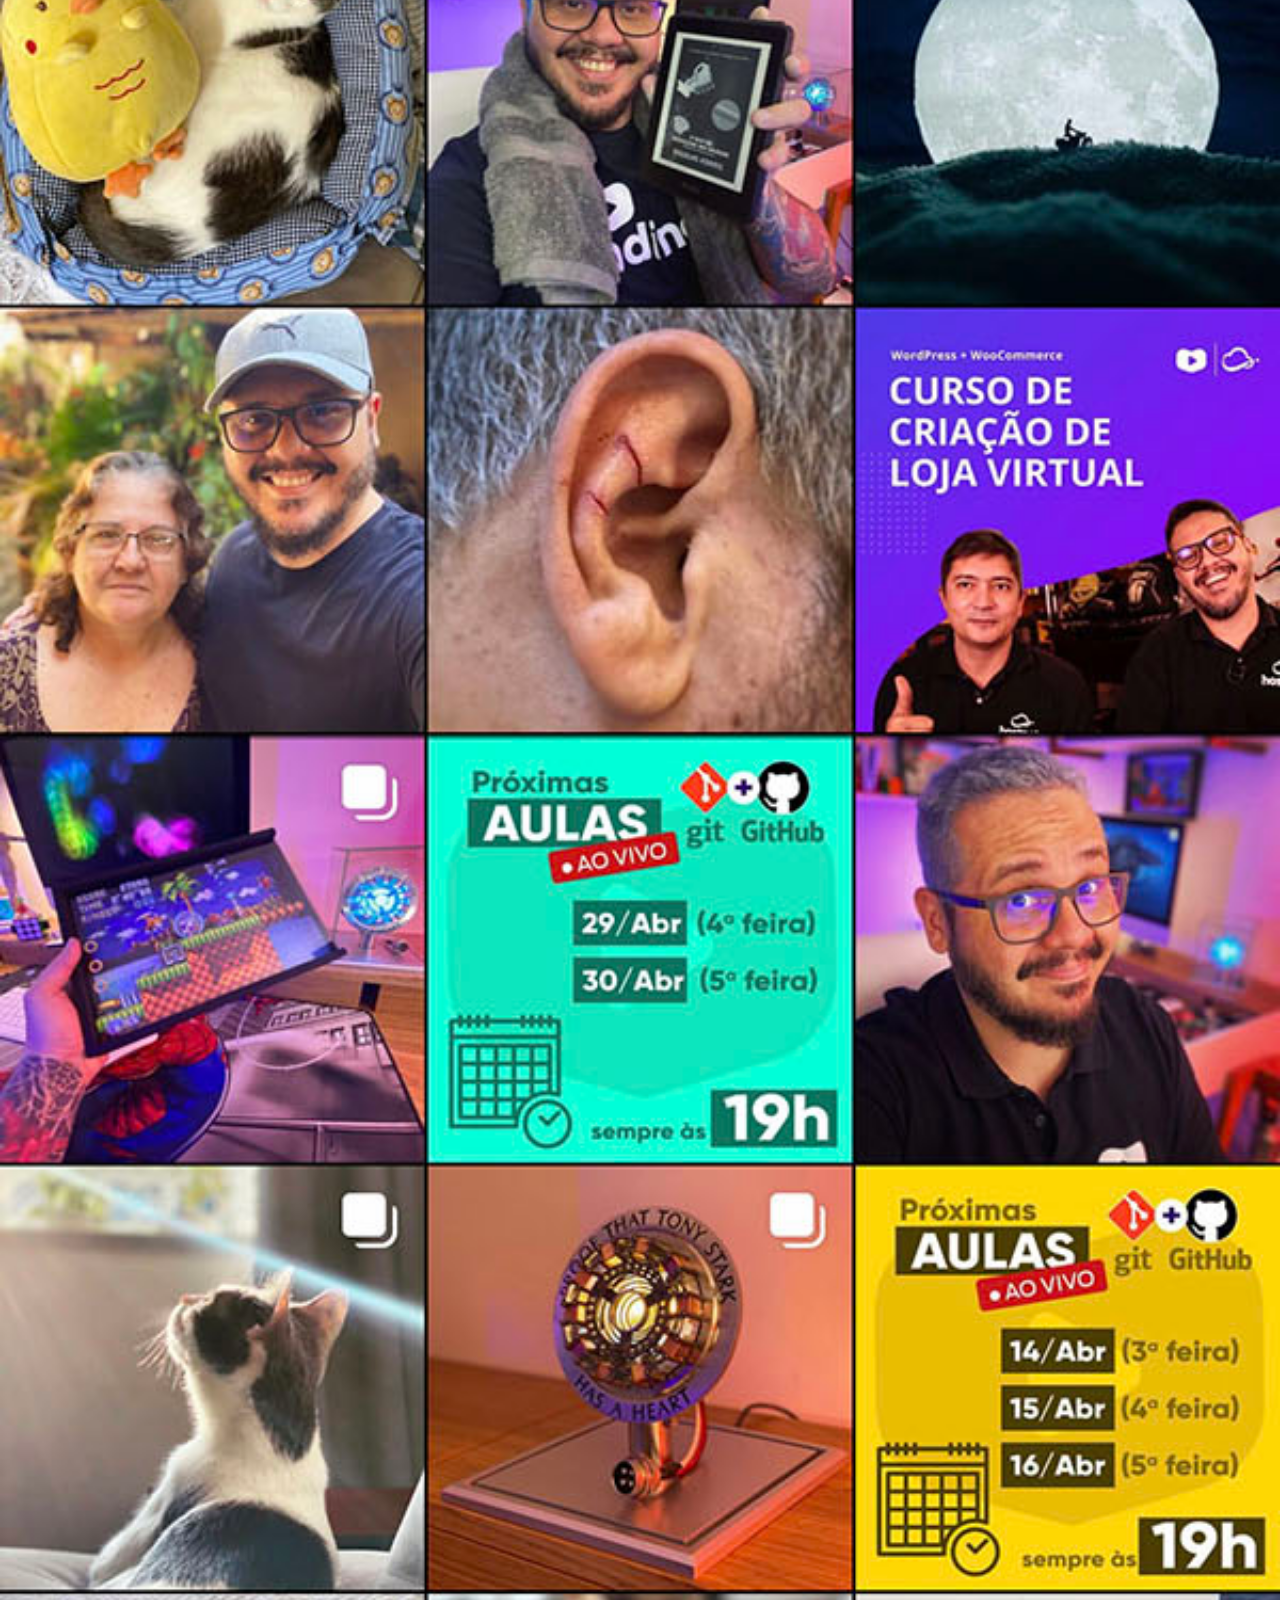
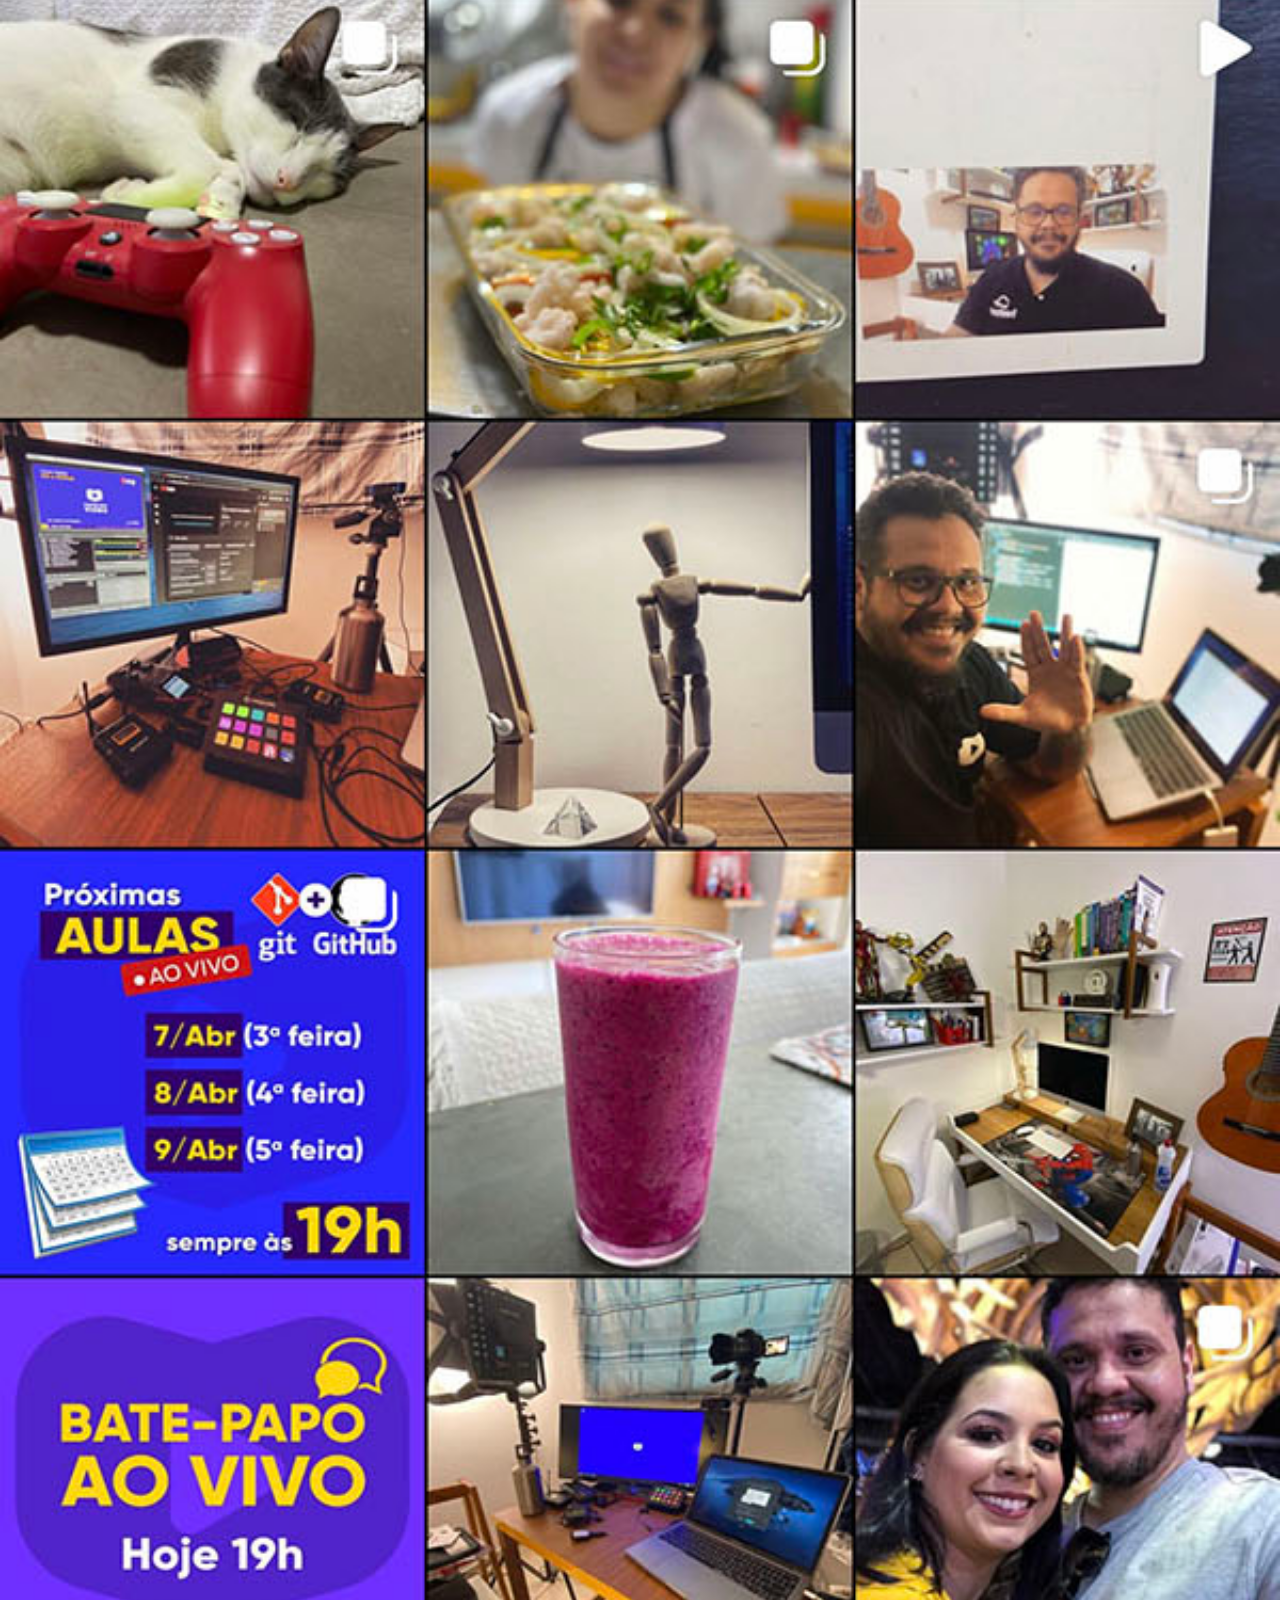
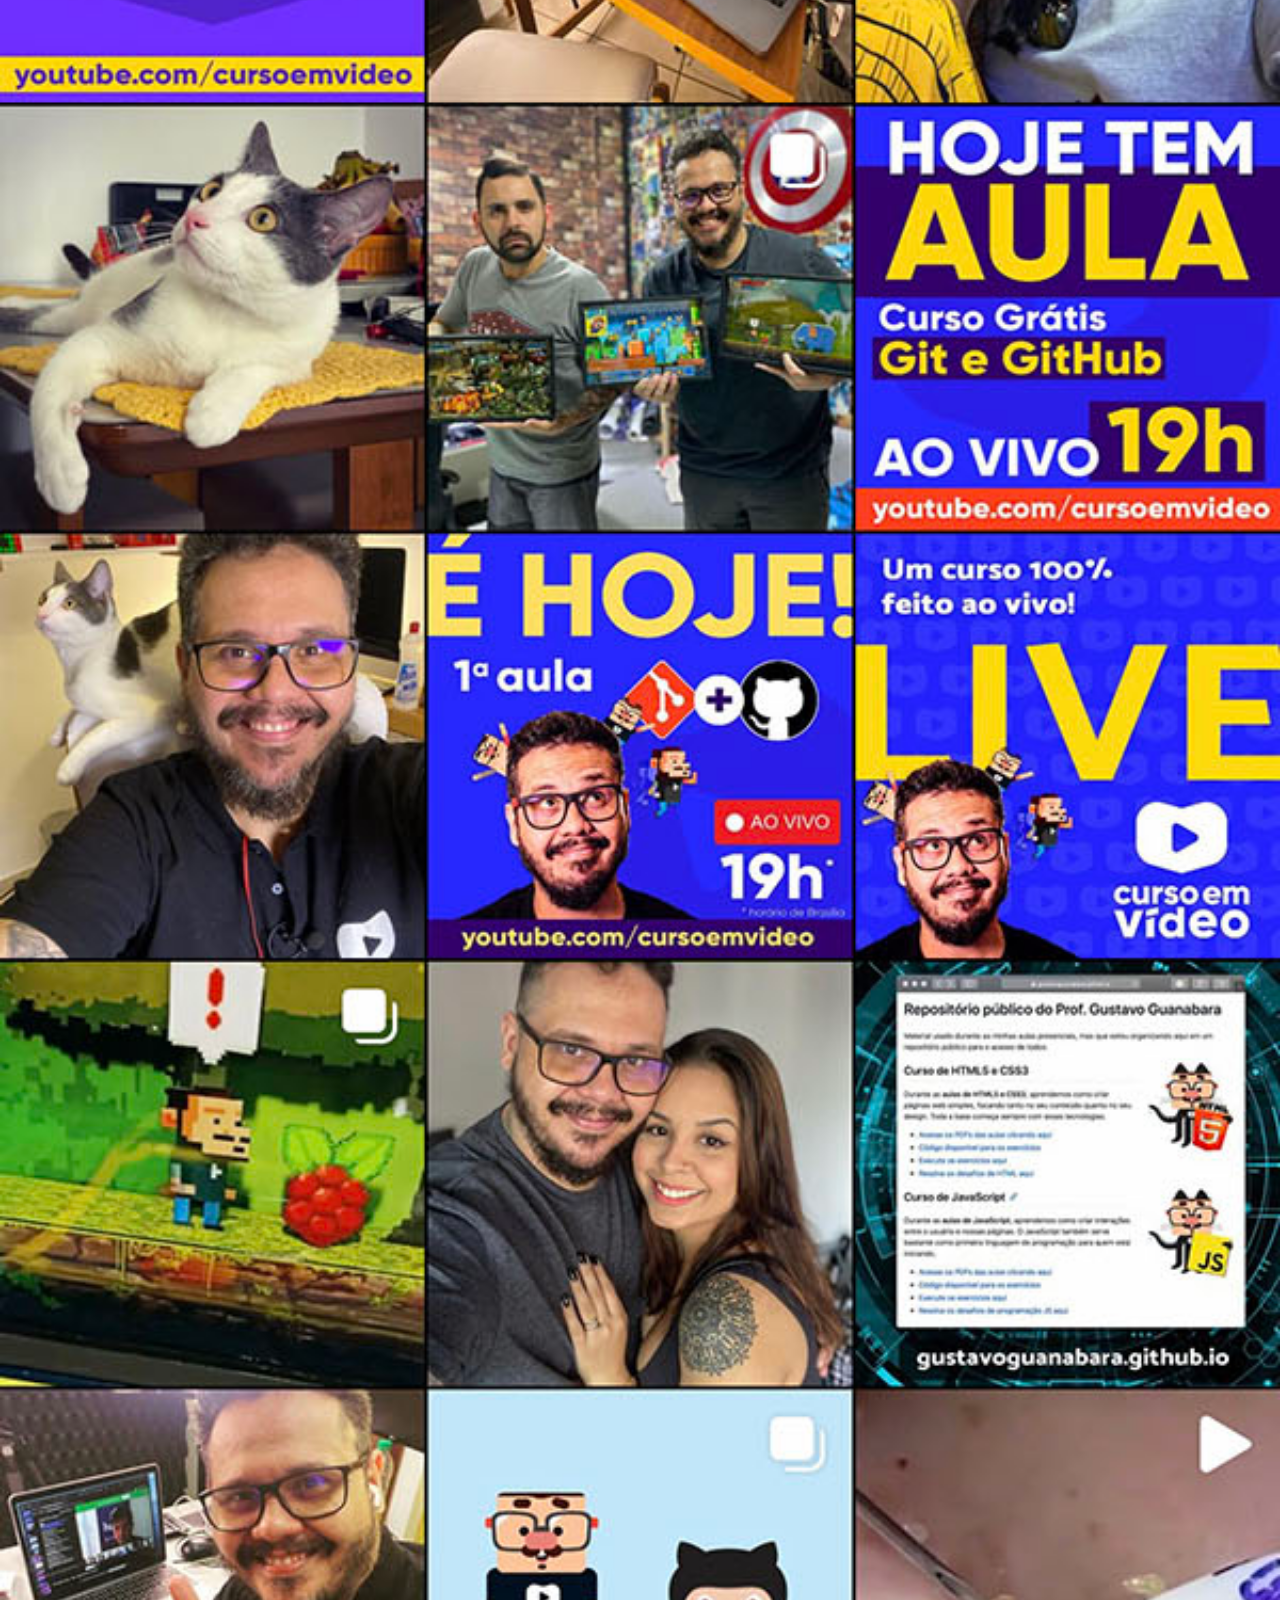
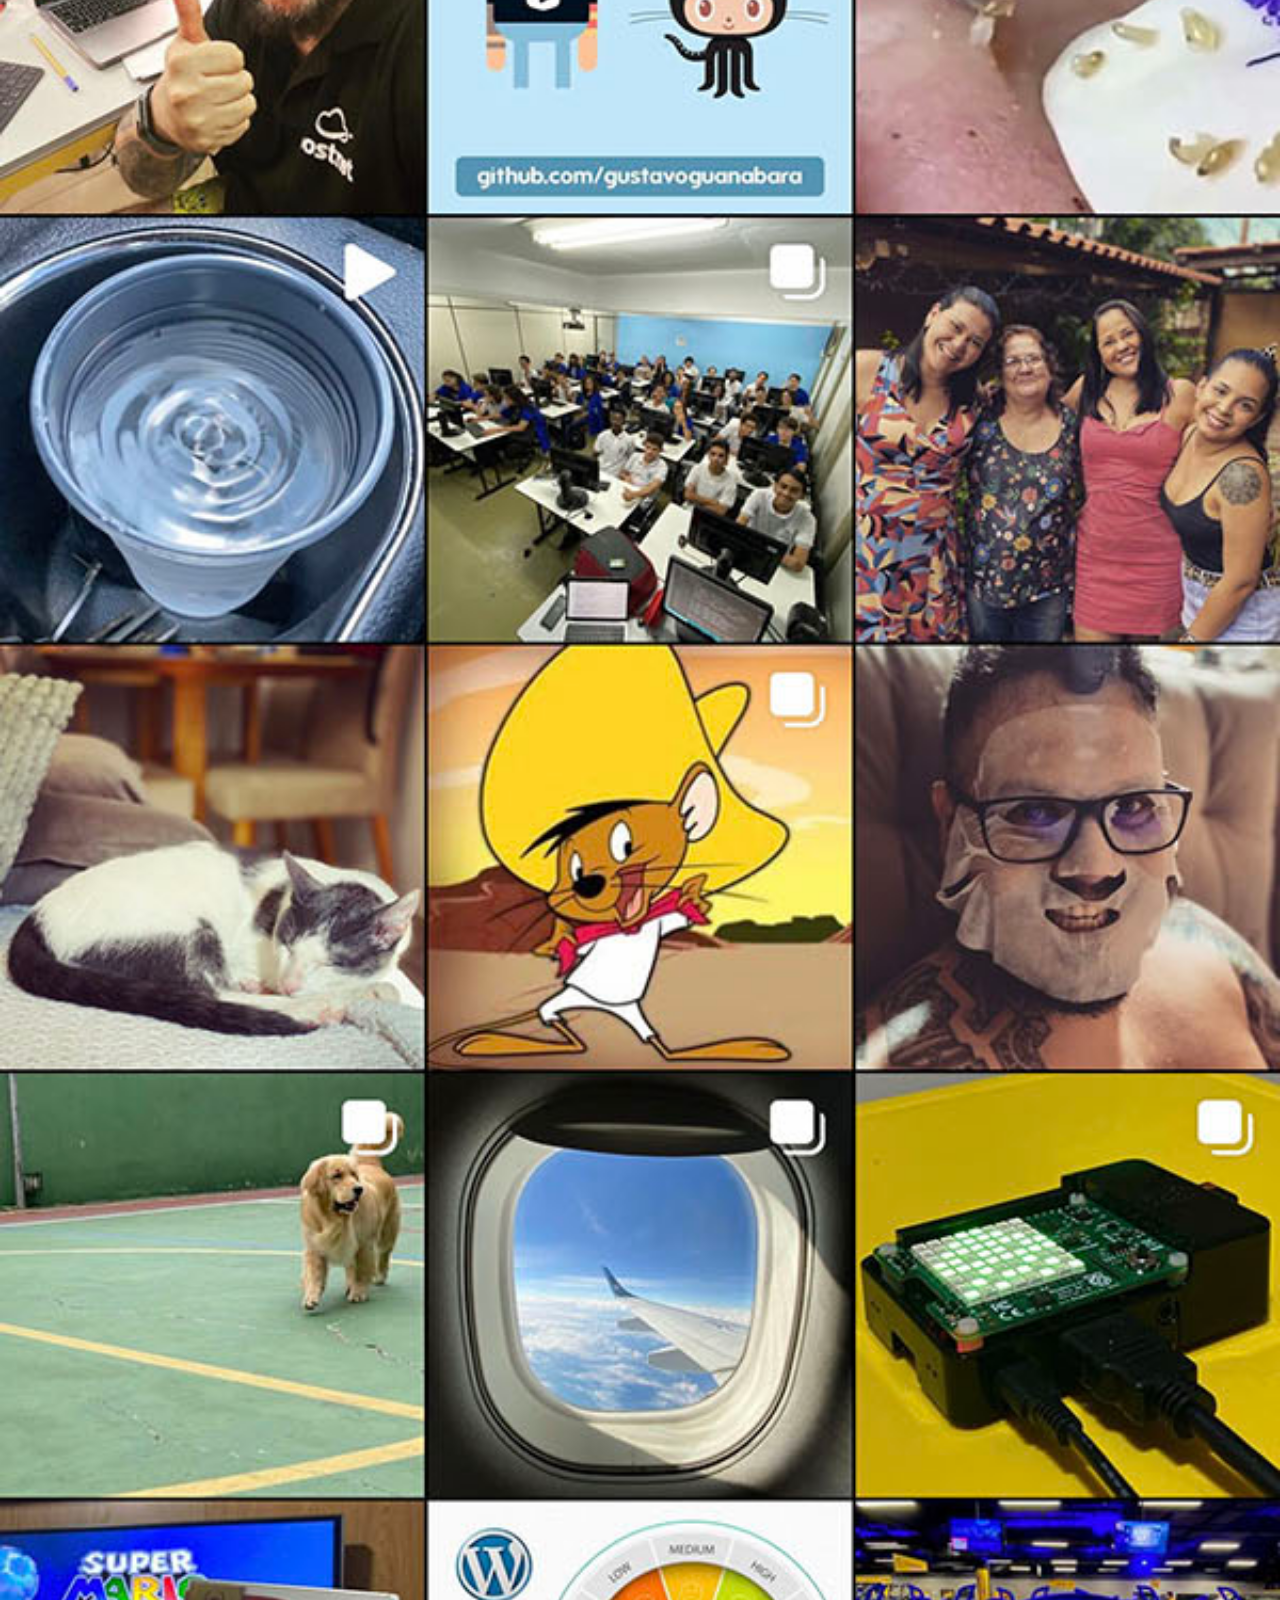
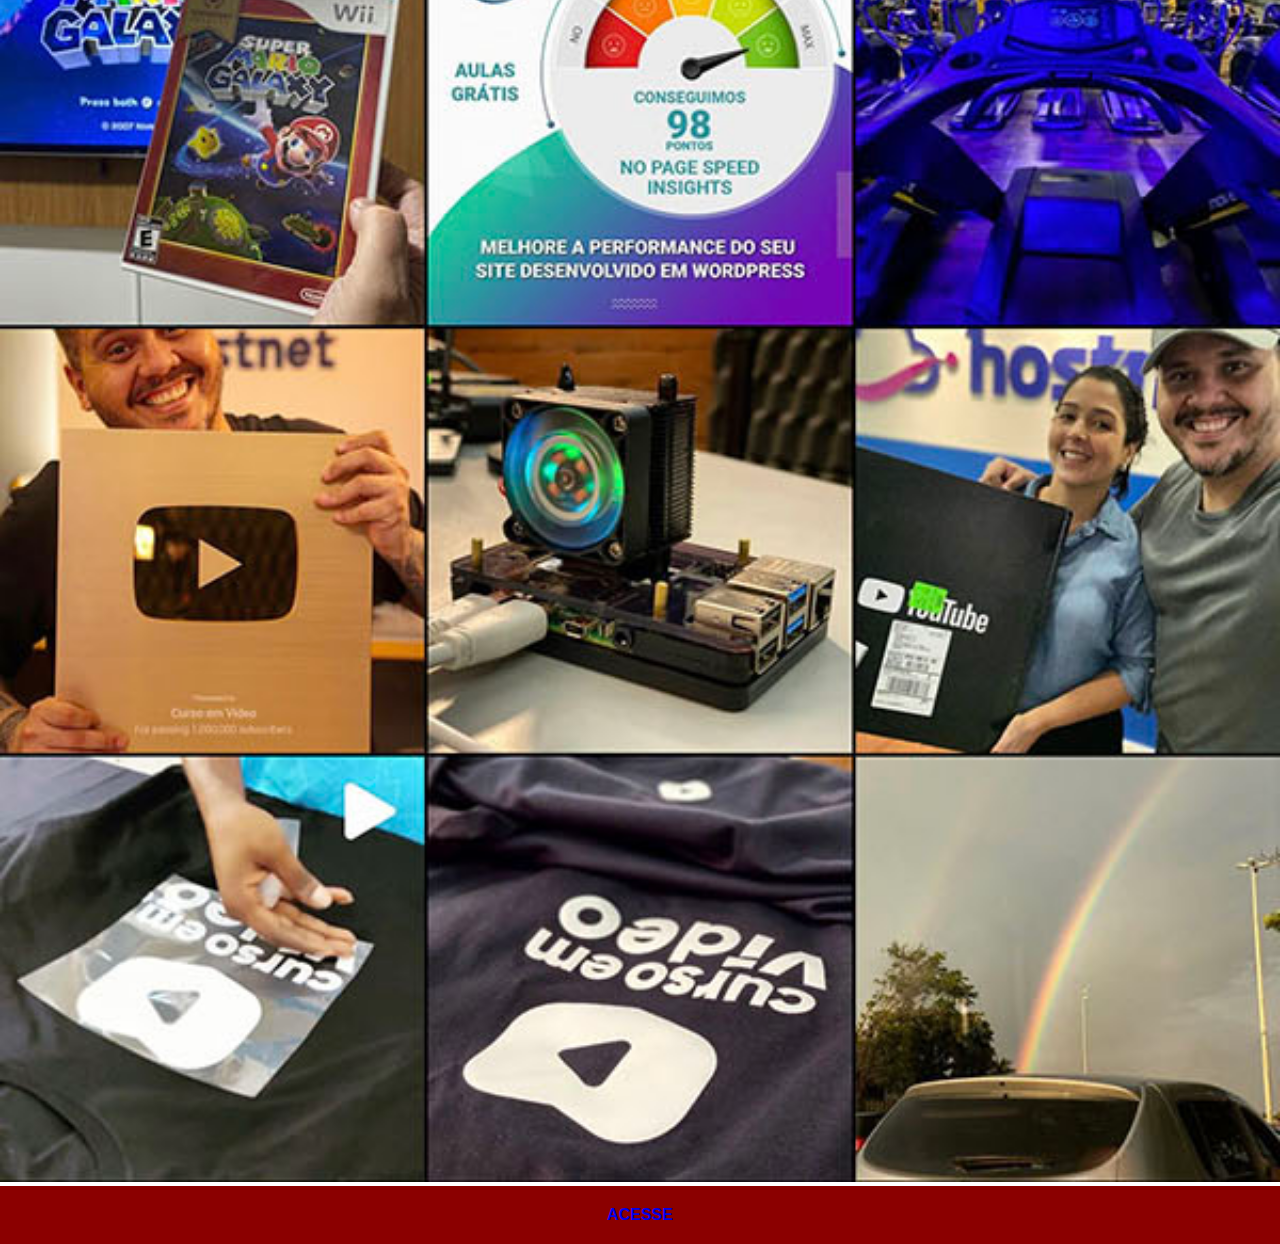
<file: instagram.html>
<!DOCTYPE html>
<html lang="pt-br">
<head>
    <meta charset="UTF-8">
    <meta http-equiv="X-UA-Compatible" content="IE=edge">
    <meta name="viewport" content="width=device-width, initial-scale=1.0">
    <title>Instagram</title>
    <link rel="stylesheet" href="estilos/social.css">
</head>
<body>
    <img src="imagens/tela-instagram.jpg" alt="Instagram">
    <a href="https://www.instagram.com/" target="_blank">ACESSE</a>
</body>
</html>
</file>
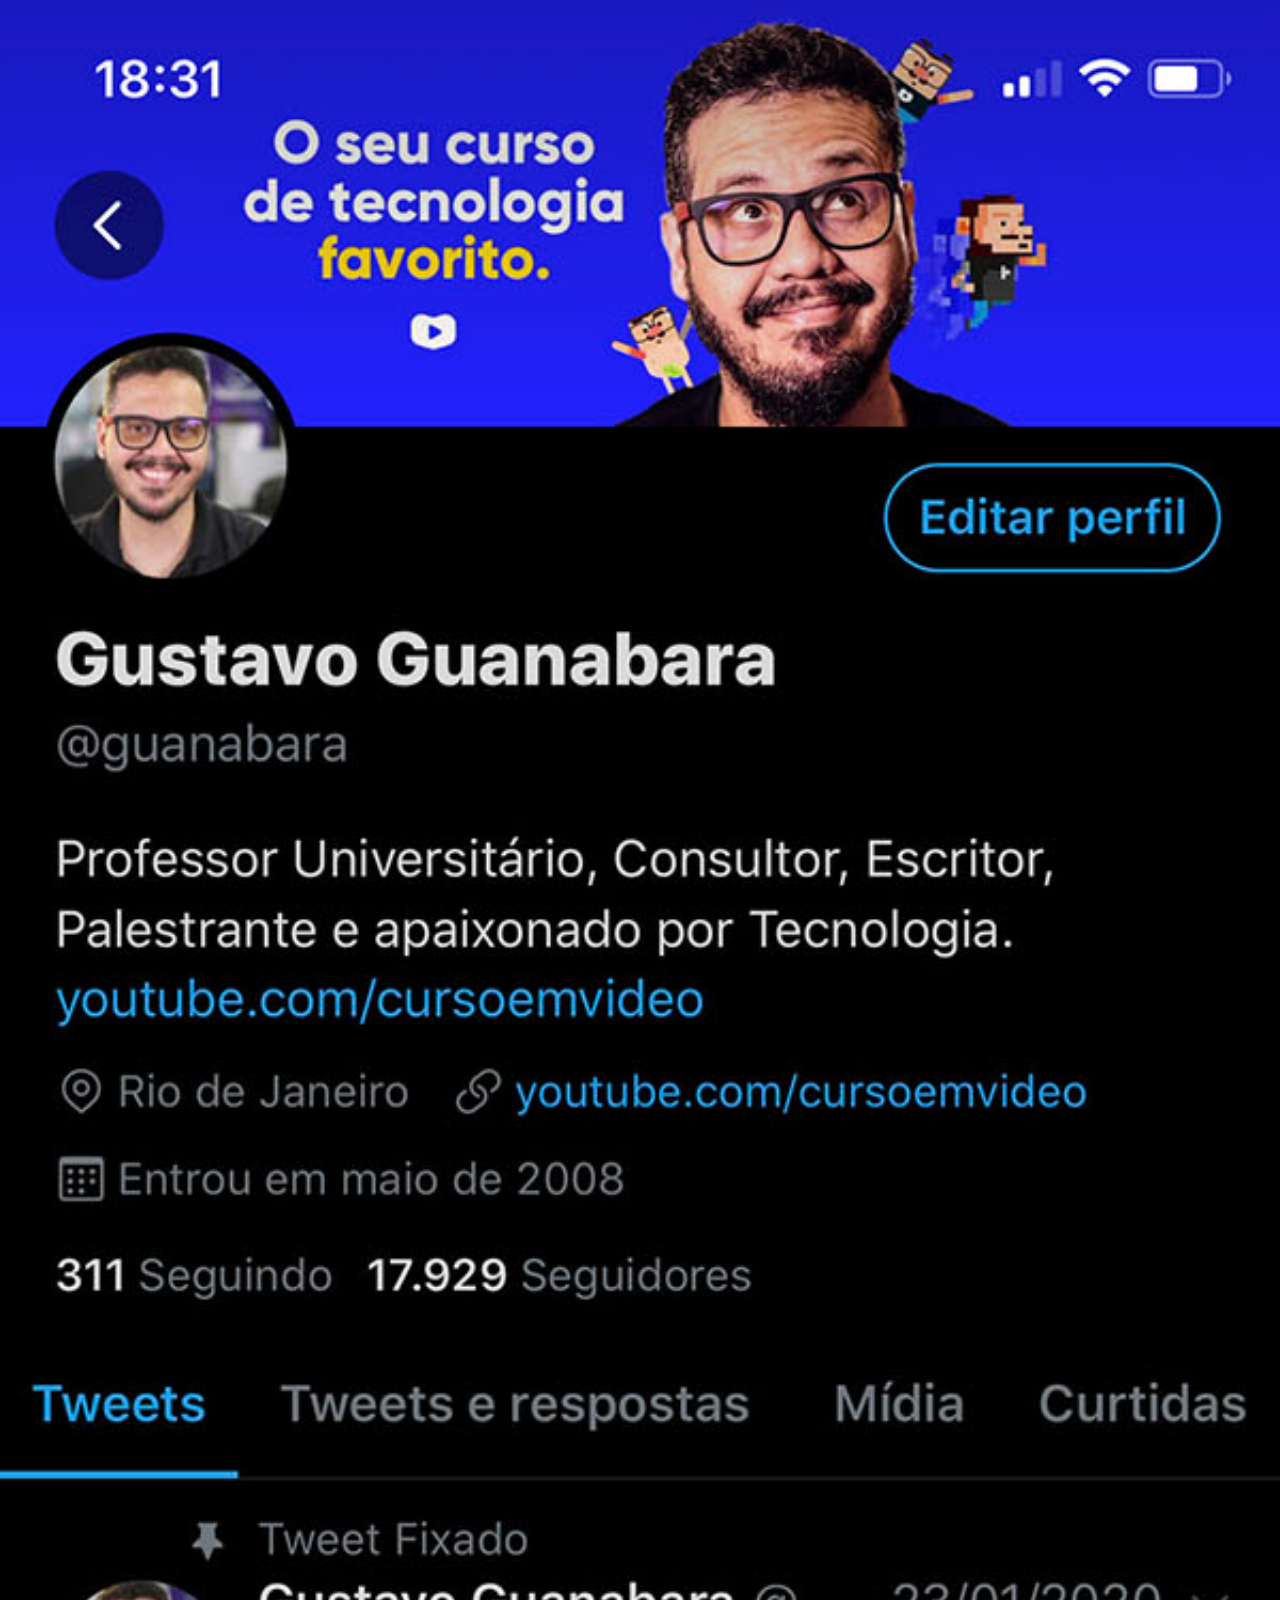
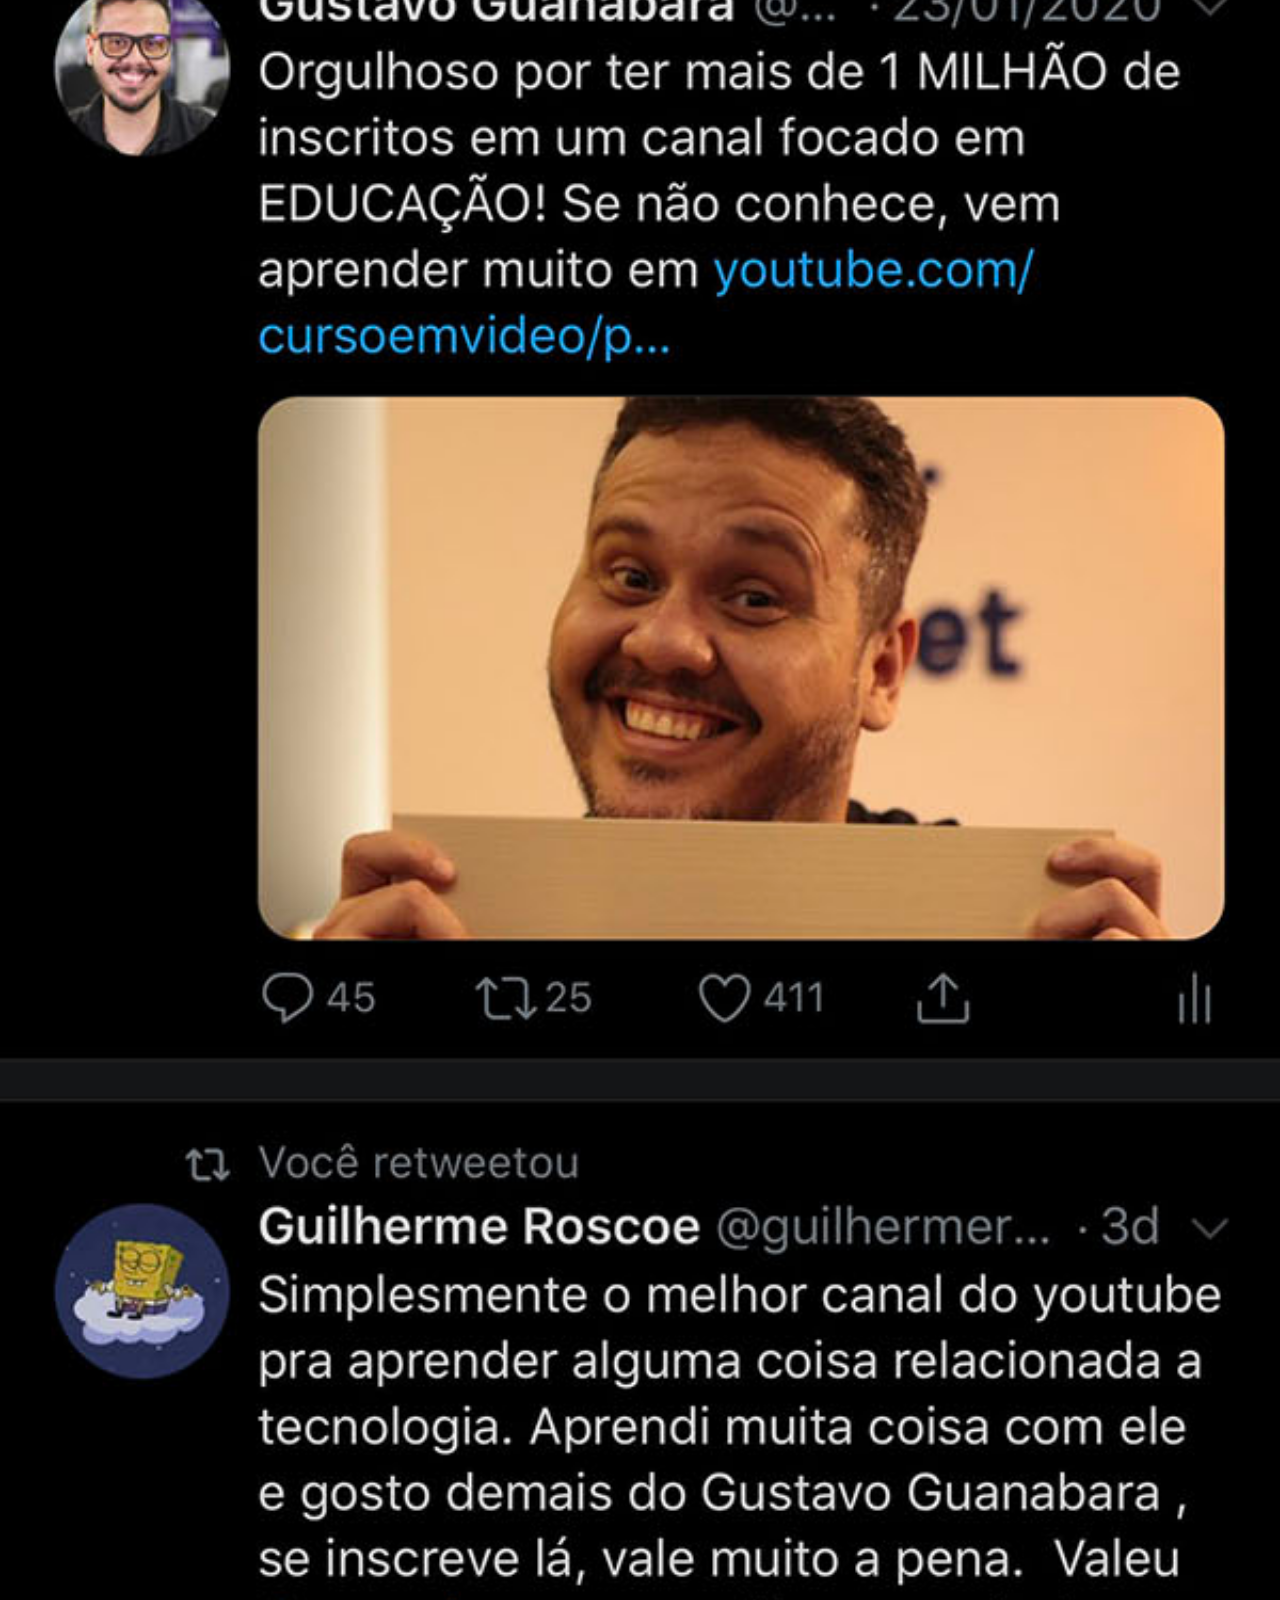
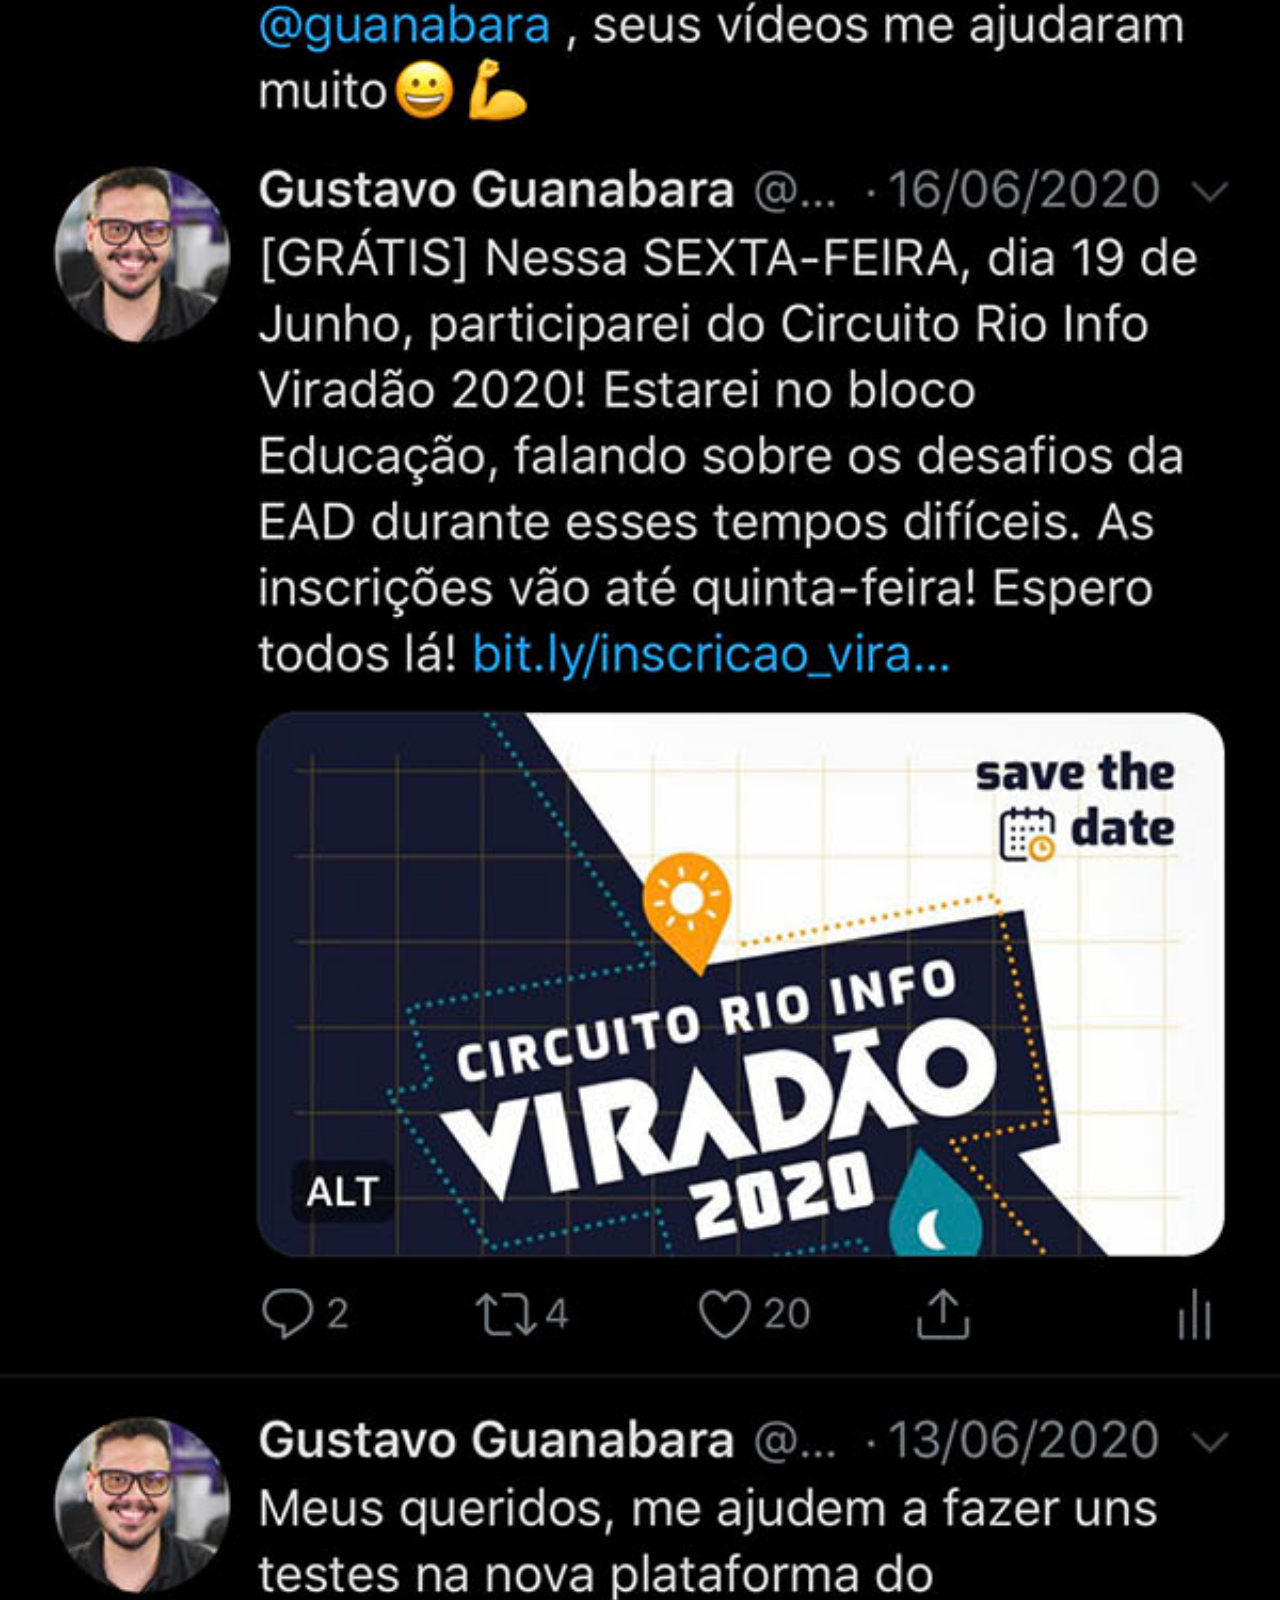
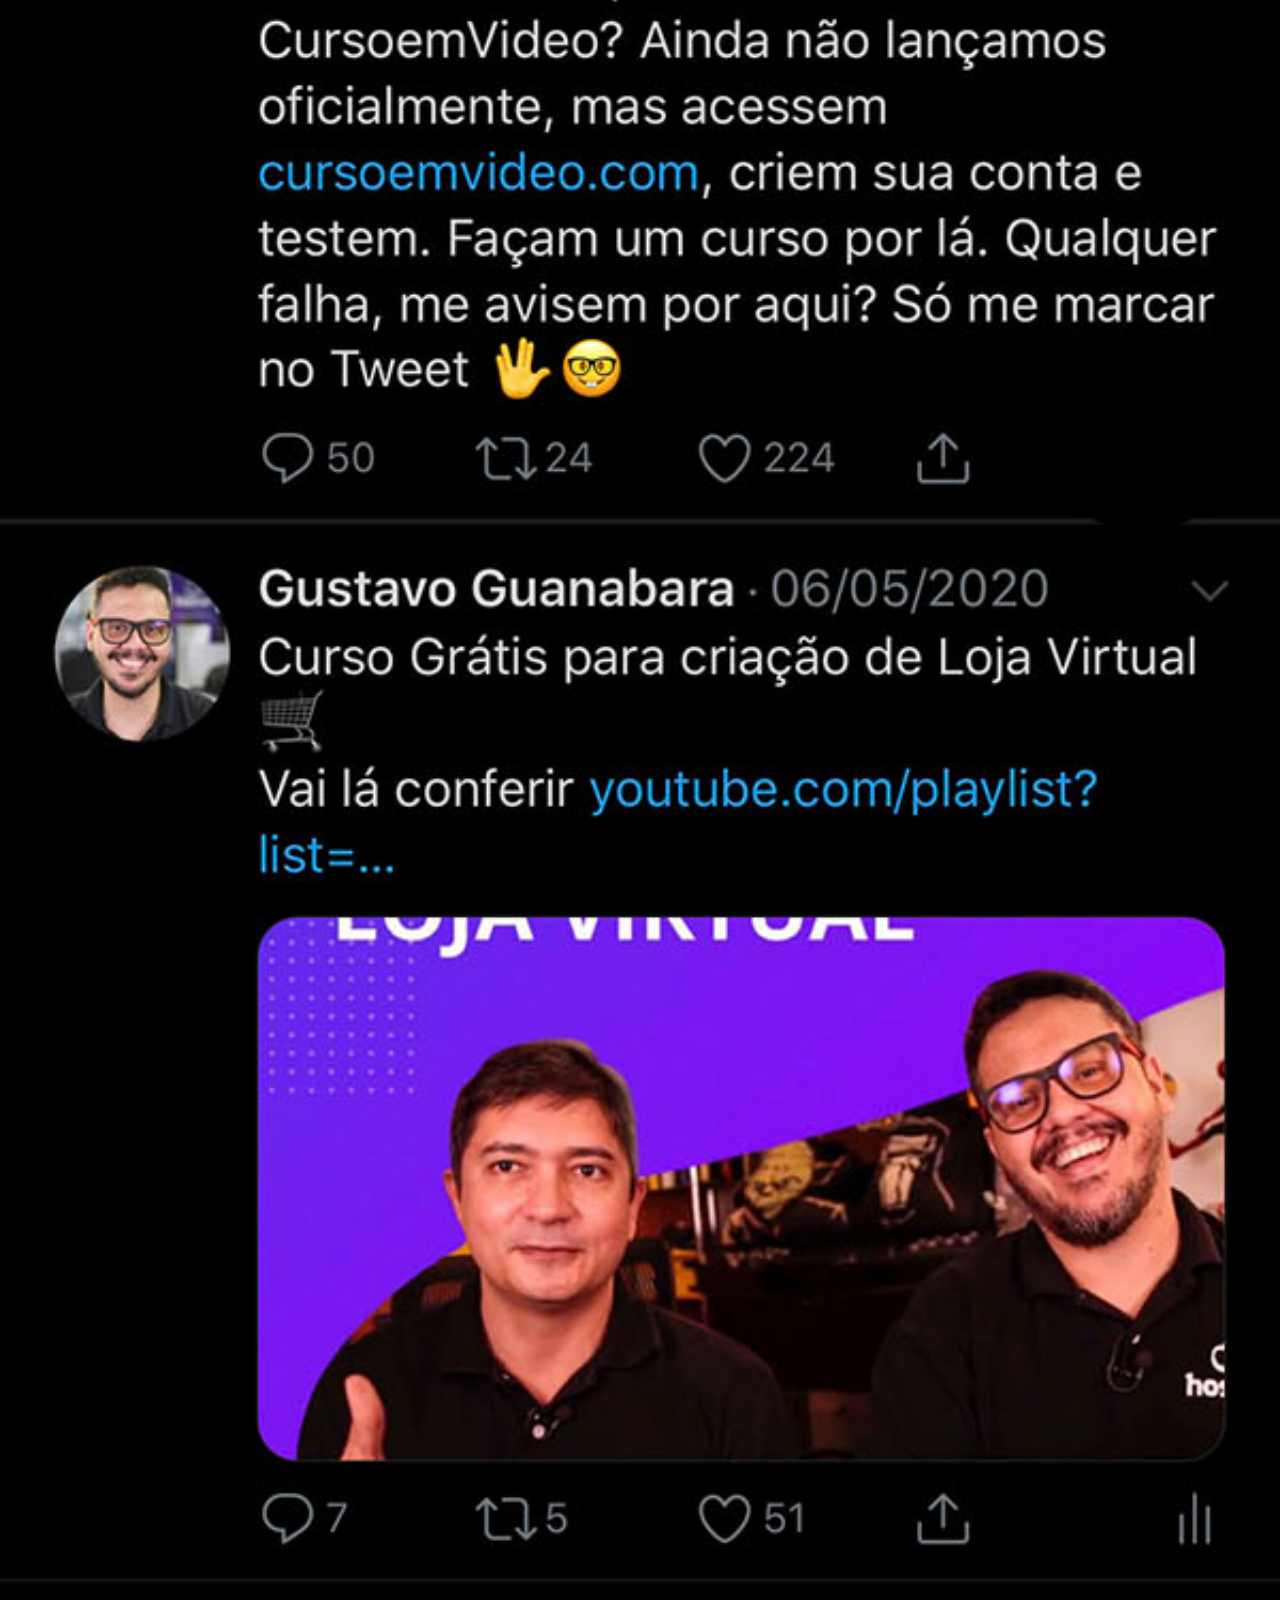
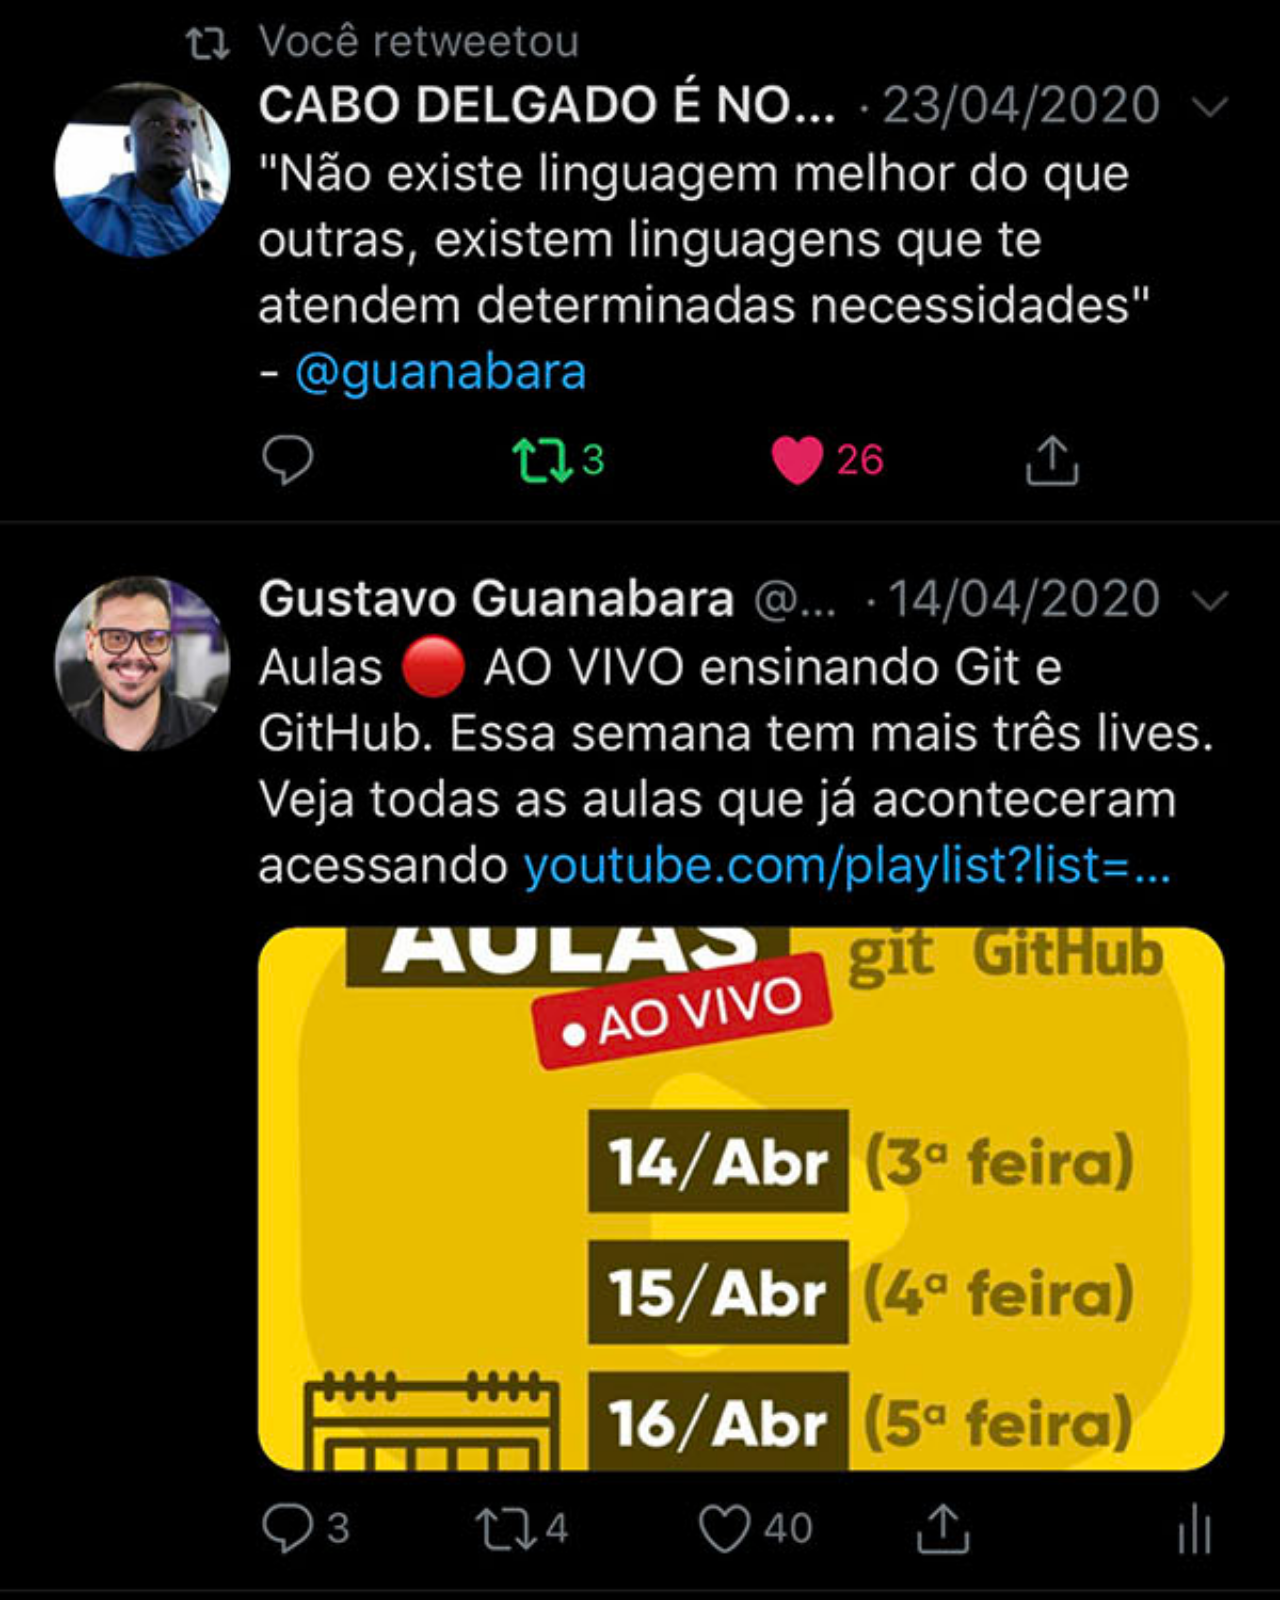
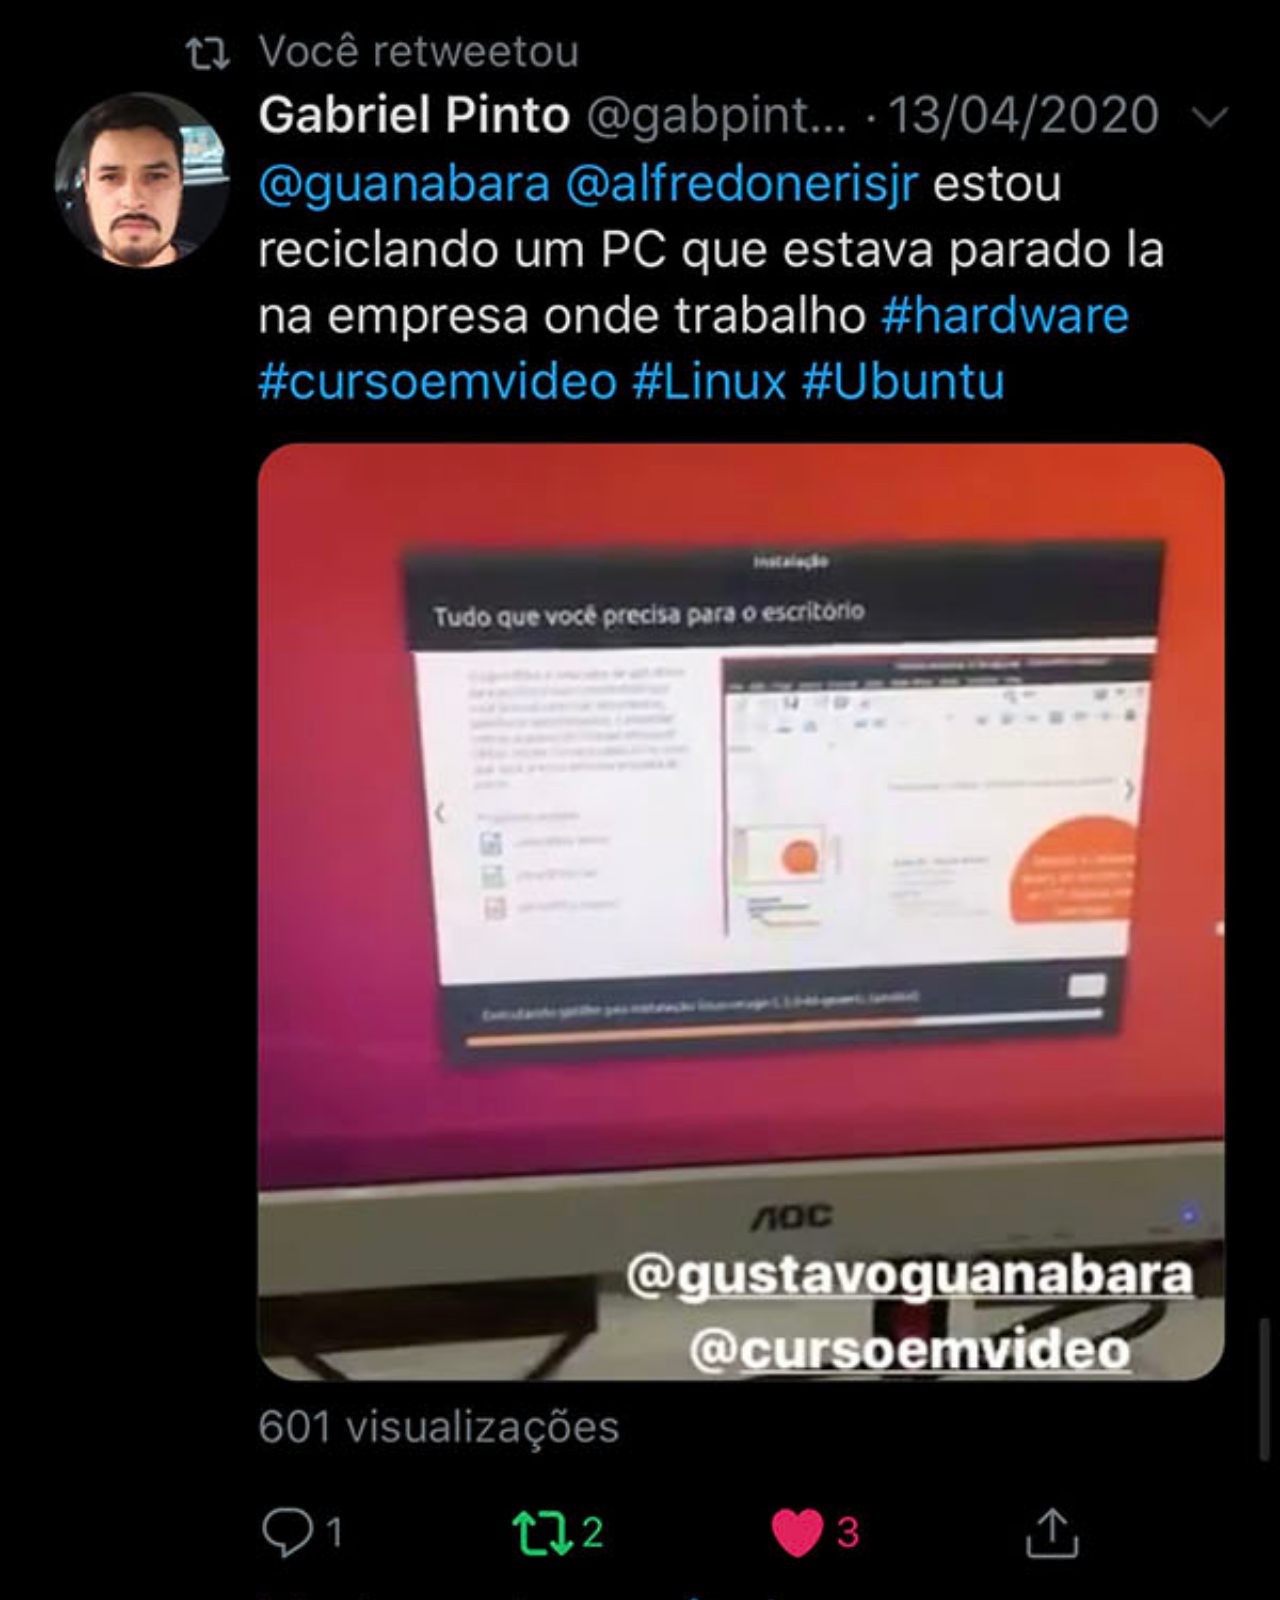
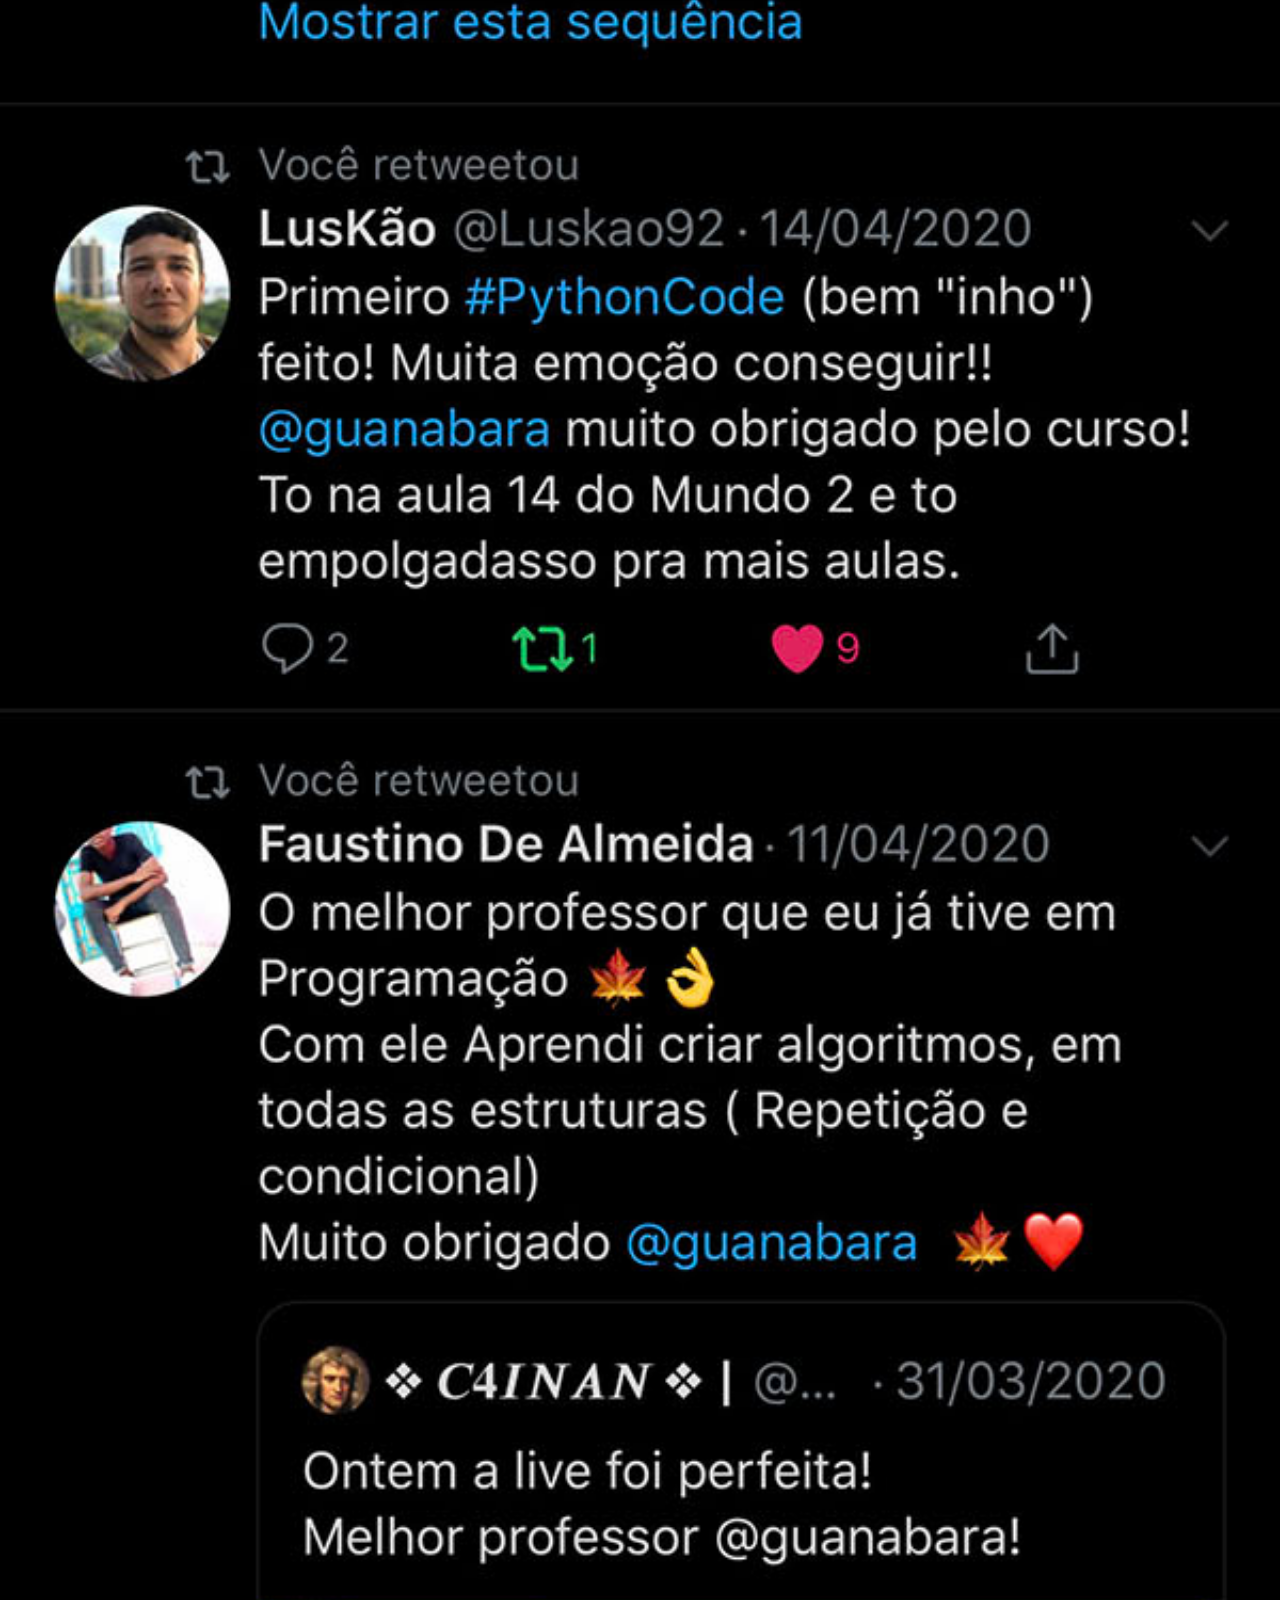
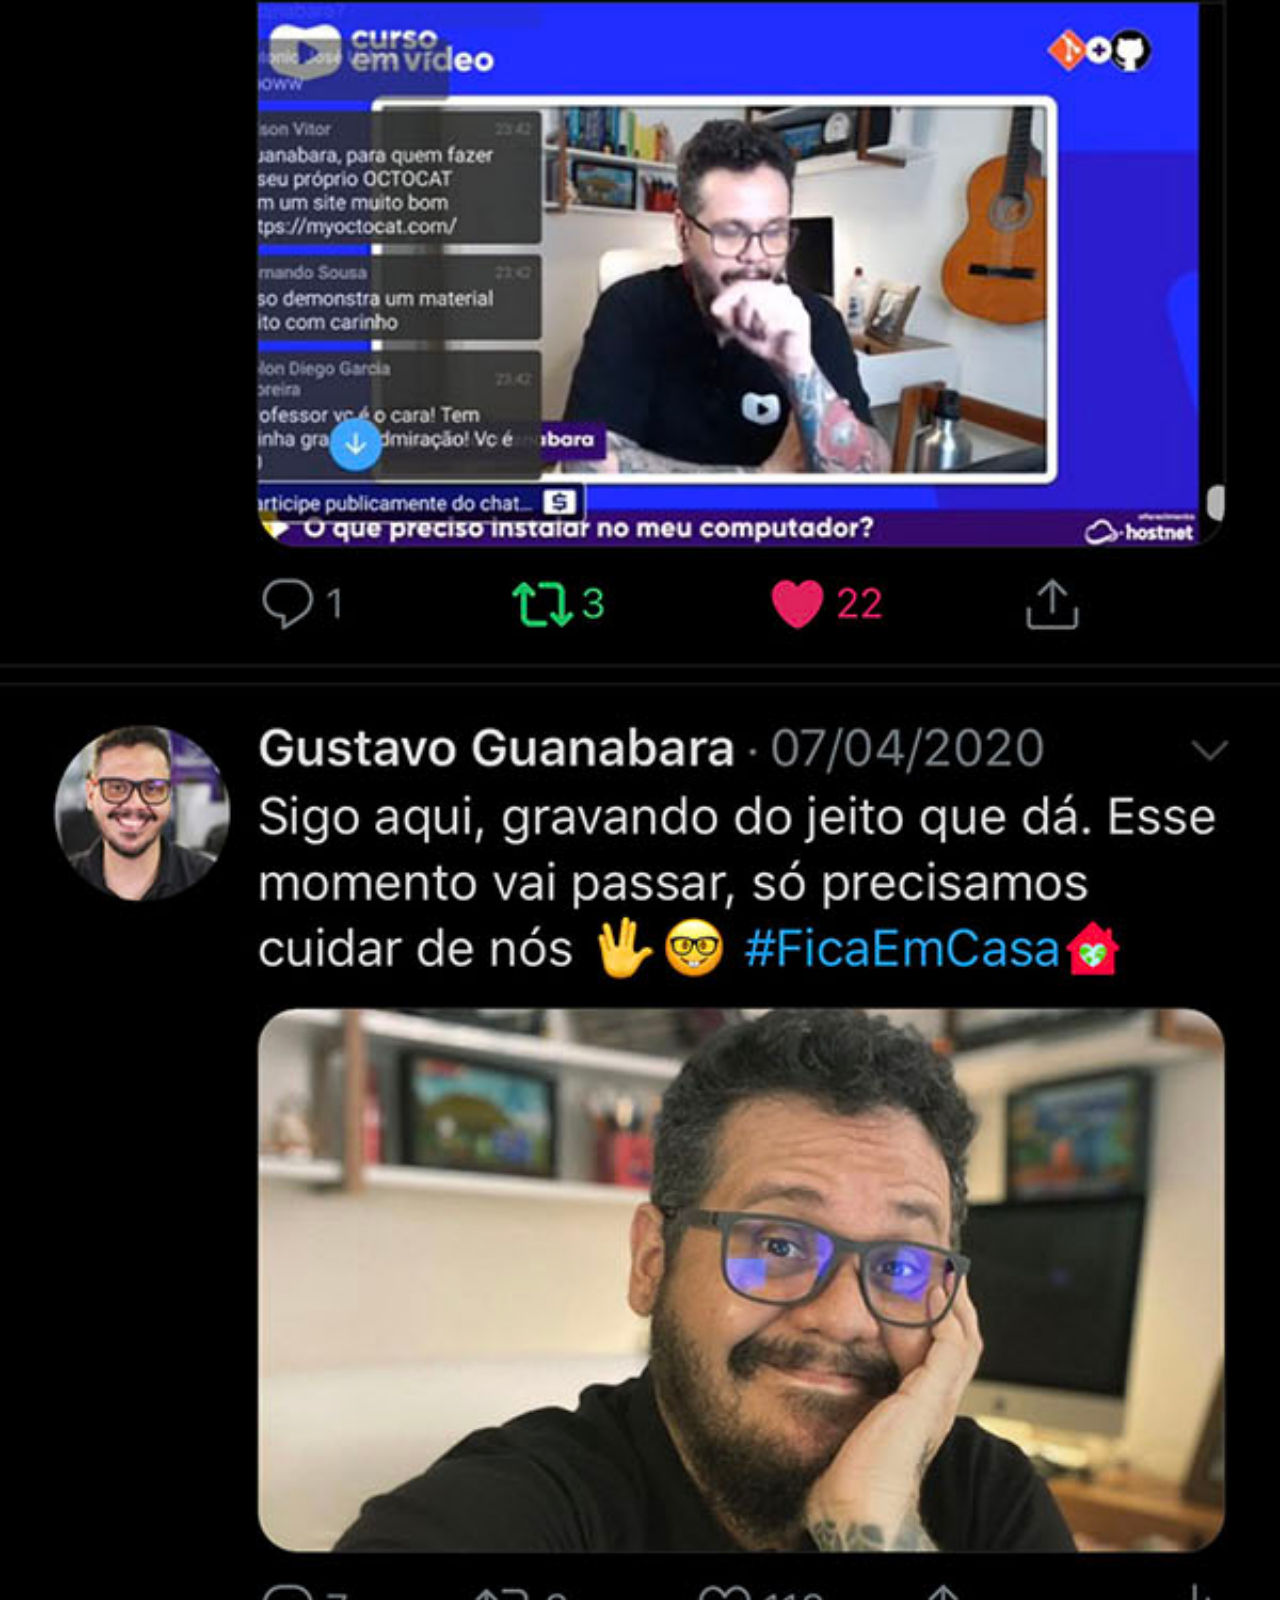
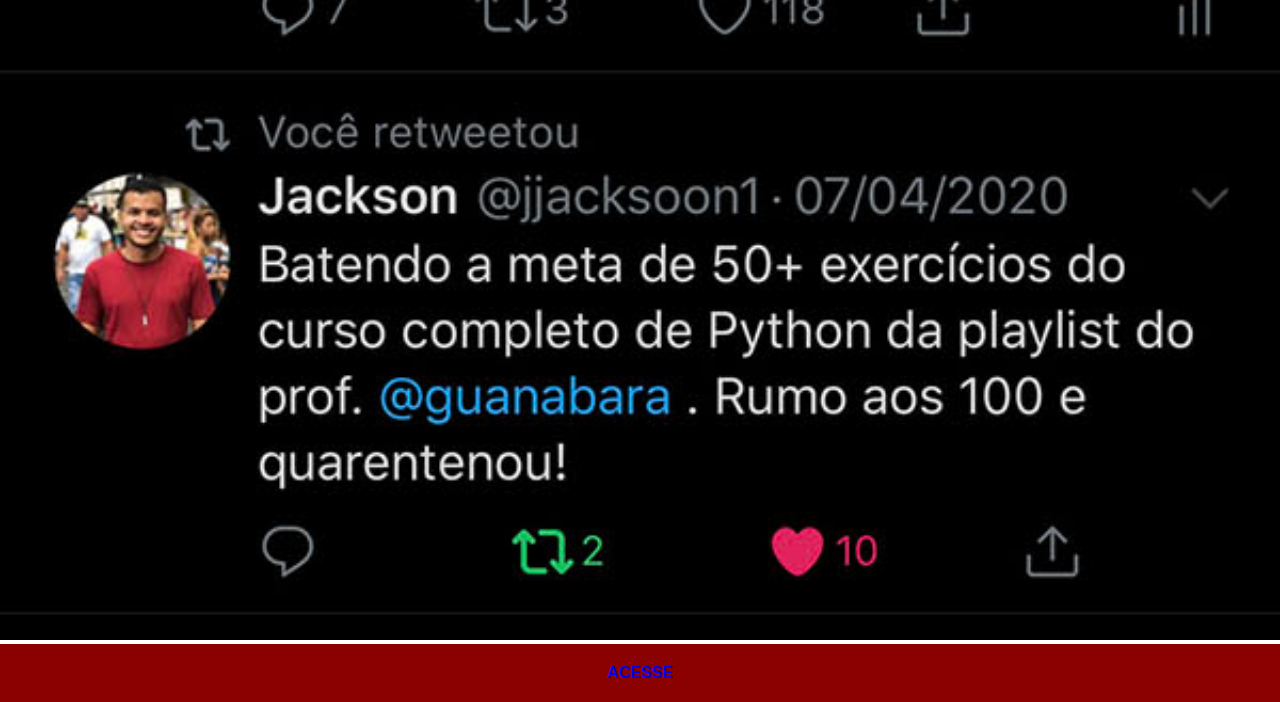
<file: twitter.html>
<!DOCTYPE html>
<html lang="pt-br">
<head>
    <meta charset="UTF-8">
    <meta http-equiv="X-UA-Compatible" content="IE=edge">
    <meta name="viewport" content="width=device-width, initial-scale=1.0">
    <title>Twitter</title>
    <link rel="stylesheet" href="estilos/social.css">
</head>
<body>
    <img src="imagens/tela-twitter.jpg" alt="Twitter">
    <a href="https://twitter.com/" target="_blank">ACESSE</a>
</body>
</html>
</file>
<file: estilos/style.css>
@charset "UTF-8";

* {
    margin: 0px;
    padding: 0px;
    font-family: Arial, Helvetica, sans-serif;
}

html, body {
    height: 100vh;
    width: 100vw;
    background-color: black;
}

body {
    background: url('../imagens/fundo-madeira.jpg') no-repeat top center;
    background-size: cover;
    background-attachment: fixed;
}

main {
    height: 100vh;
    position: relative;
    
}

section#telefone {
    position: absolute;
    top: 50%;
    left: 50%;
    transform: translate(-50%, -50%);
    height: 627px;
    width: 311px;
    background: url('../imagens/frame-iphone.png') no-repeat;
}

iframe#tela {
    position: relative;
    top: 80px;
    left: 22px;
    width: 267px;
    height: 471px;
}

section#redes-sociais img {
    width: 50px;
    margin: 10px;
    border-radius: 50%;
    box-shadow: 2px 2px 5px rgba(0, 0, 0, 0.400);
    box-sizing: border-box;
}

section#redes-sociais {
    text-align: right;
}

section#redes-sociais img:hover {
    border: 2px solid rgba(255, 255, 255, 0.637);
    transform: translate(-3px, -3px);
    box-shadow: 5px 5px 10px rgba(0, 0, 0, 0.600);
    transition: transform .3s, border 1s;
}
</file>
<file: estilos/social.css>
@charset "UTF-8";

* {
    margin: 0px;
    padding: 0px;
    font-family: Arial, Helvetica, sans-serif;
}

::-webkit-scrollbar {
    width: 0px;
    height: 0px;
}

img {
    width: 100vw;
}
a {
    display: block; 
    background-color: darkred;
    padding: 20px;
    text-align: center;
    font-weight: bolder;
    text-decoration: none;
}
a:hover {
    background-color: red;
}
</file>
